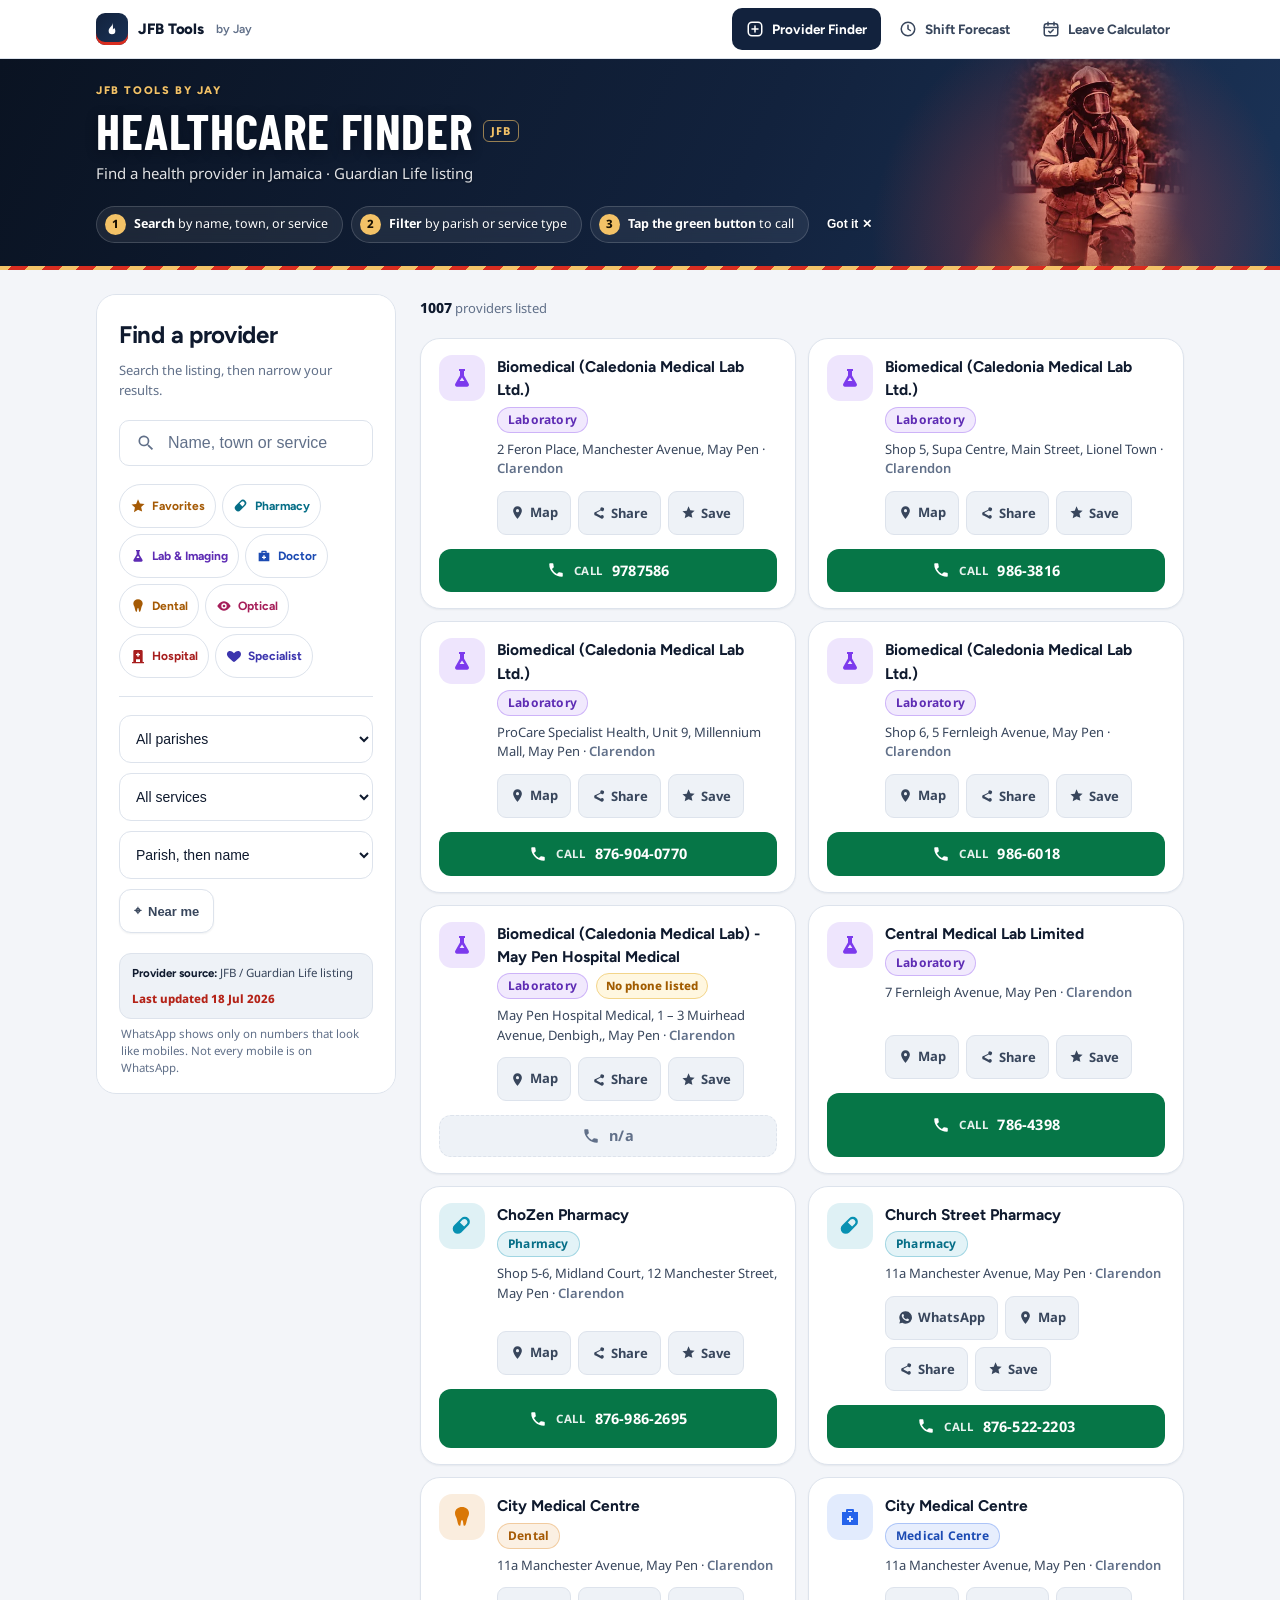
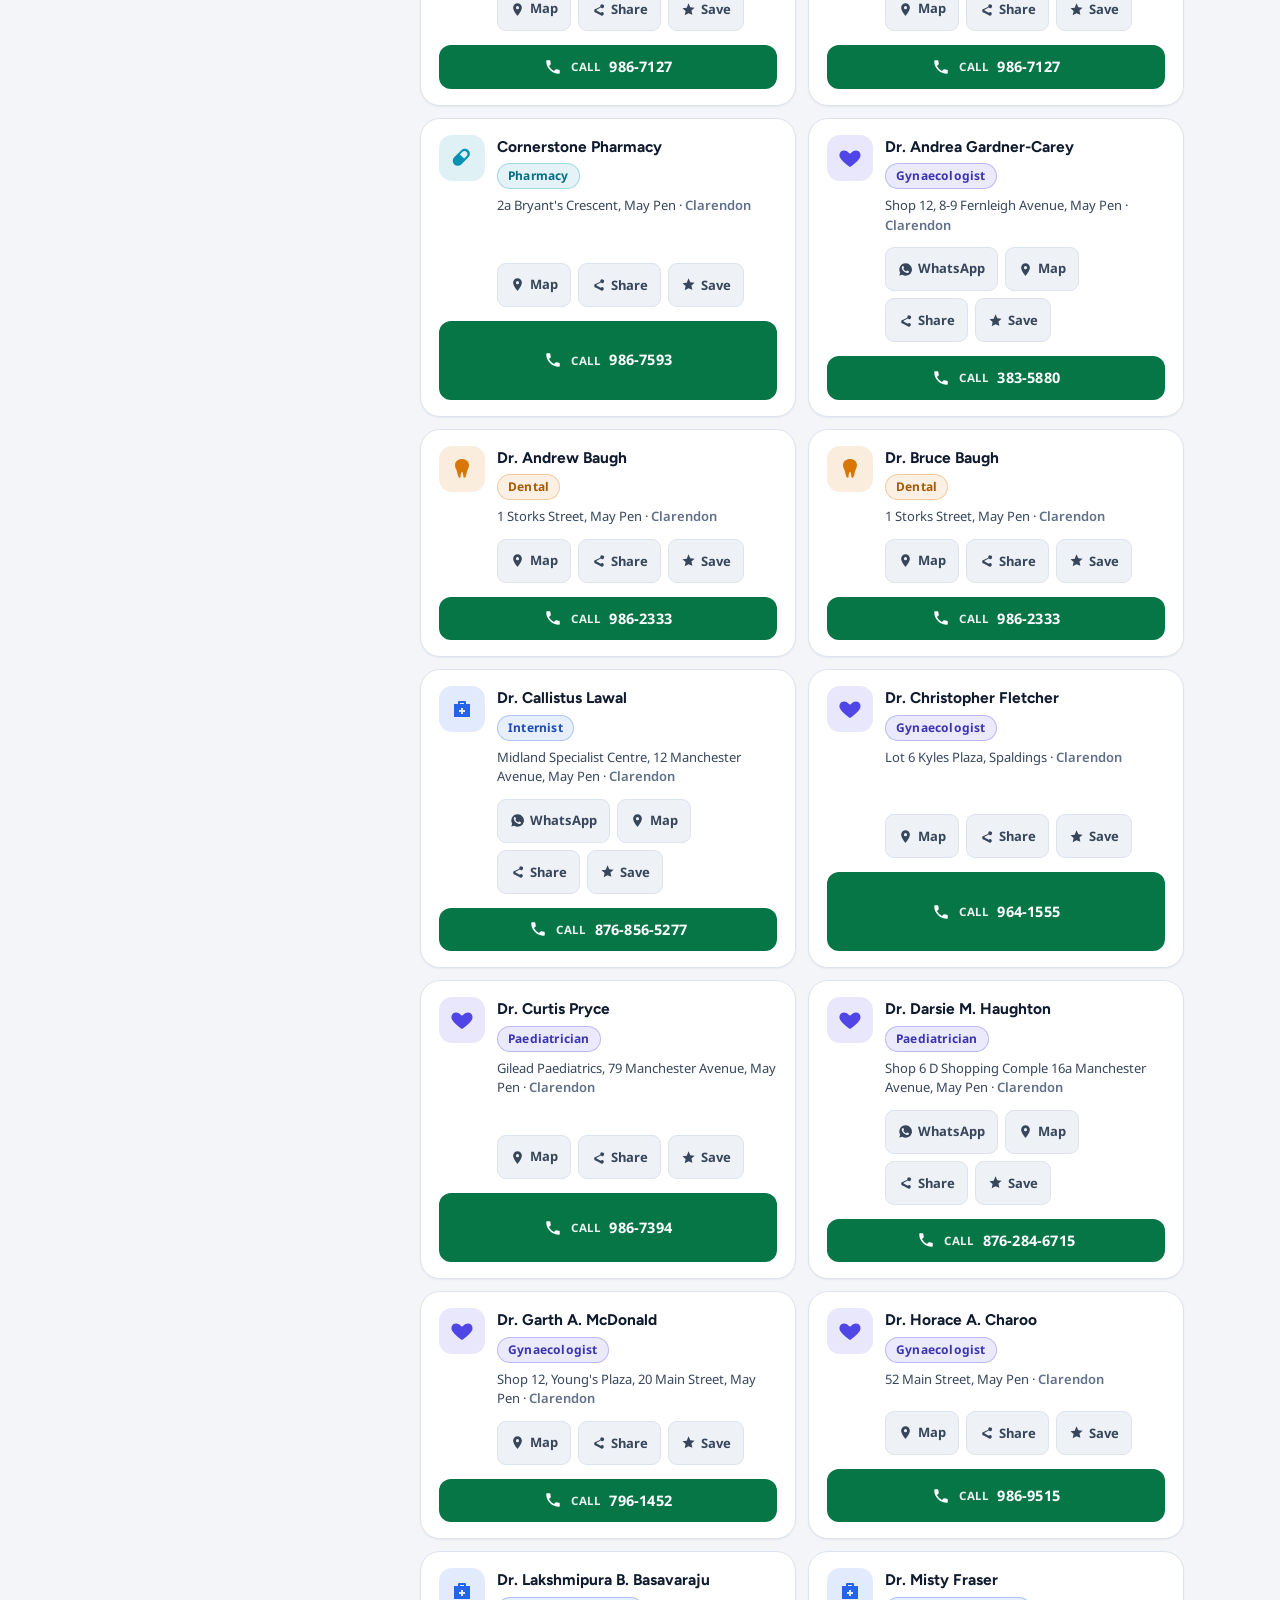
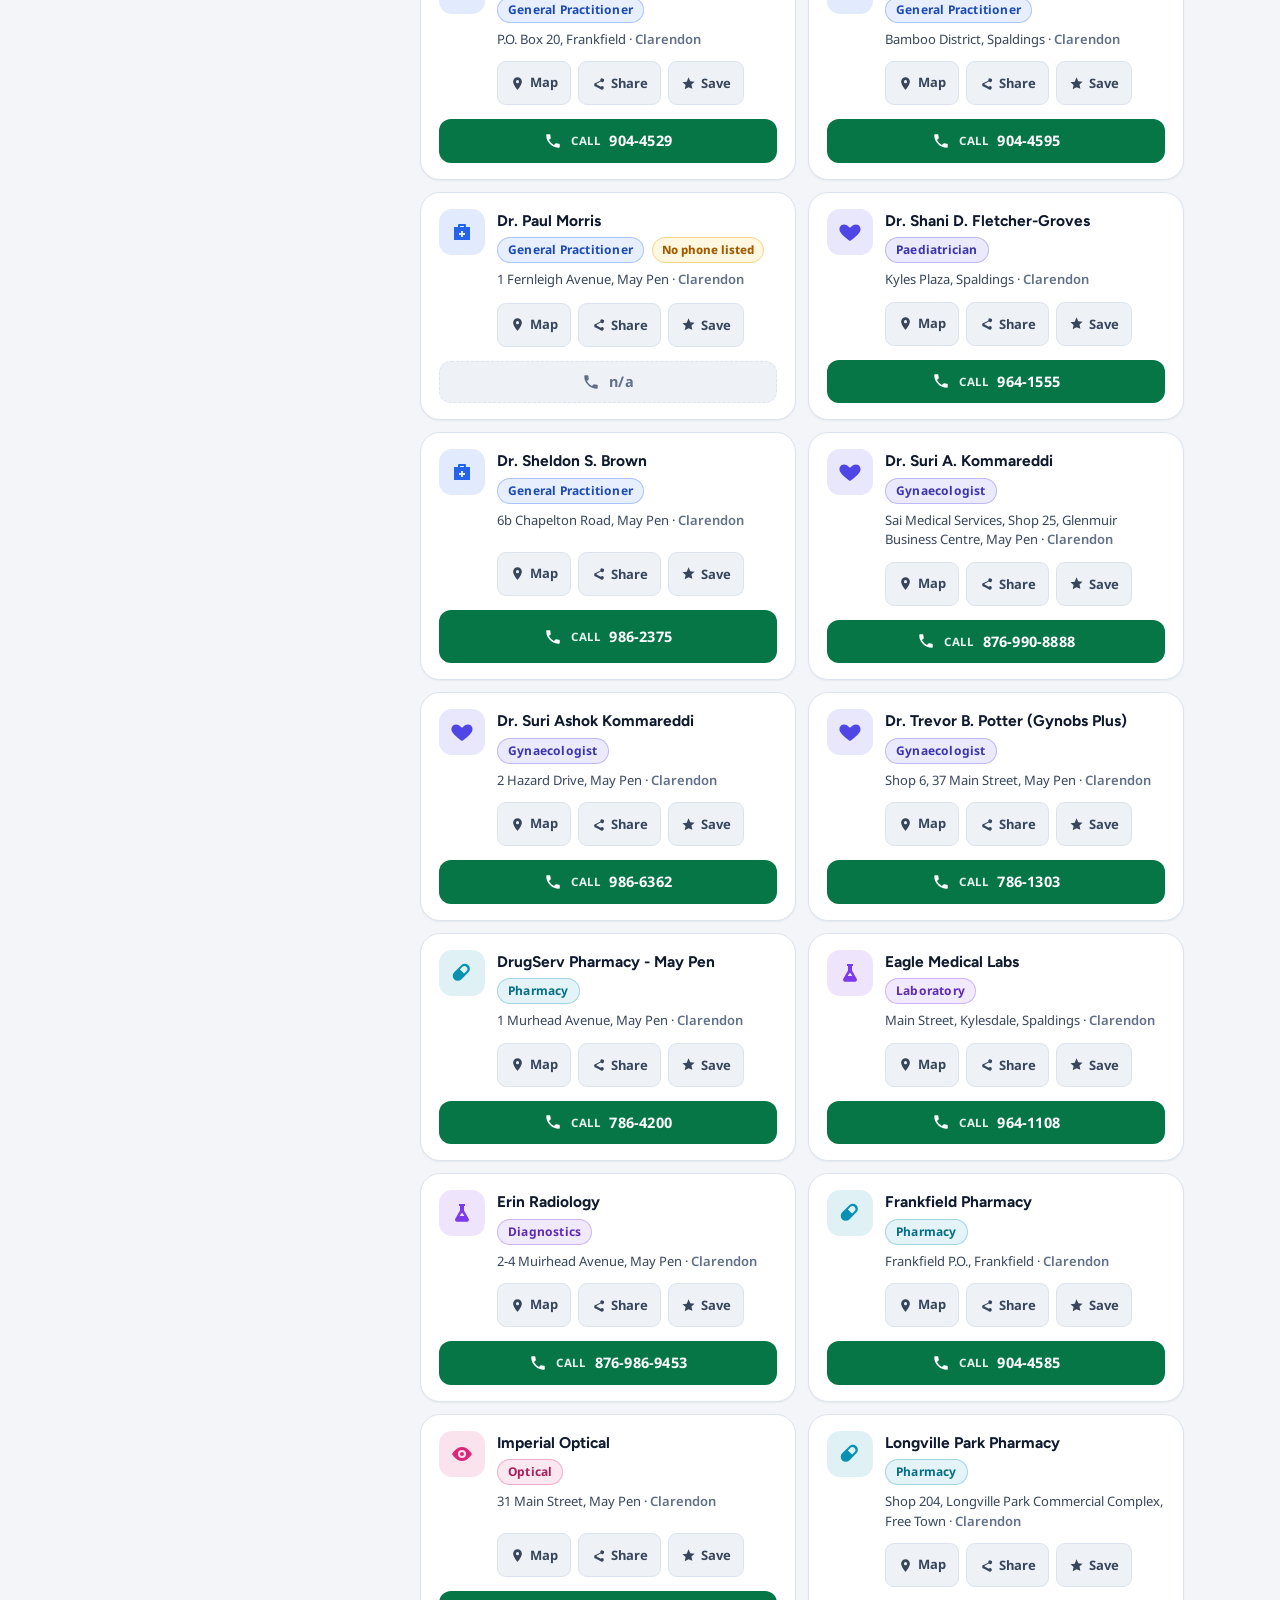
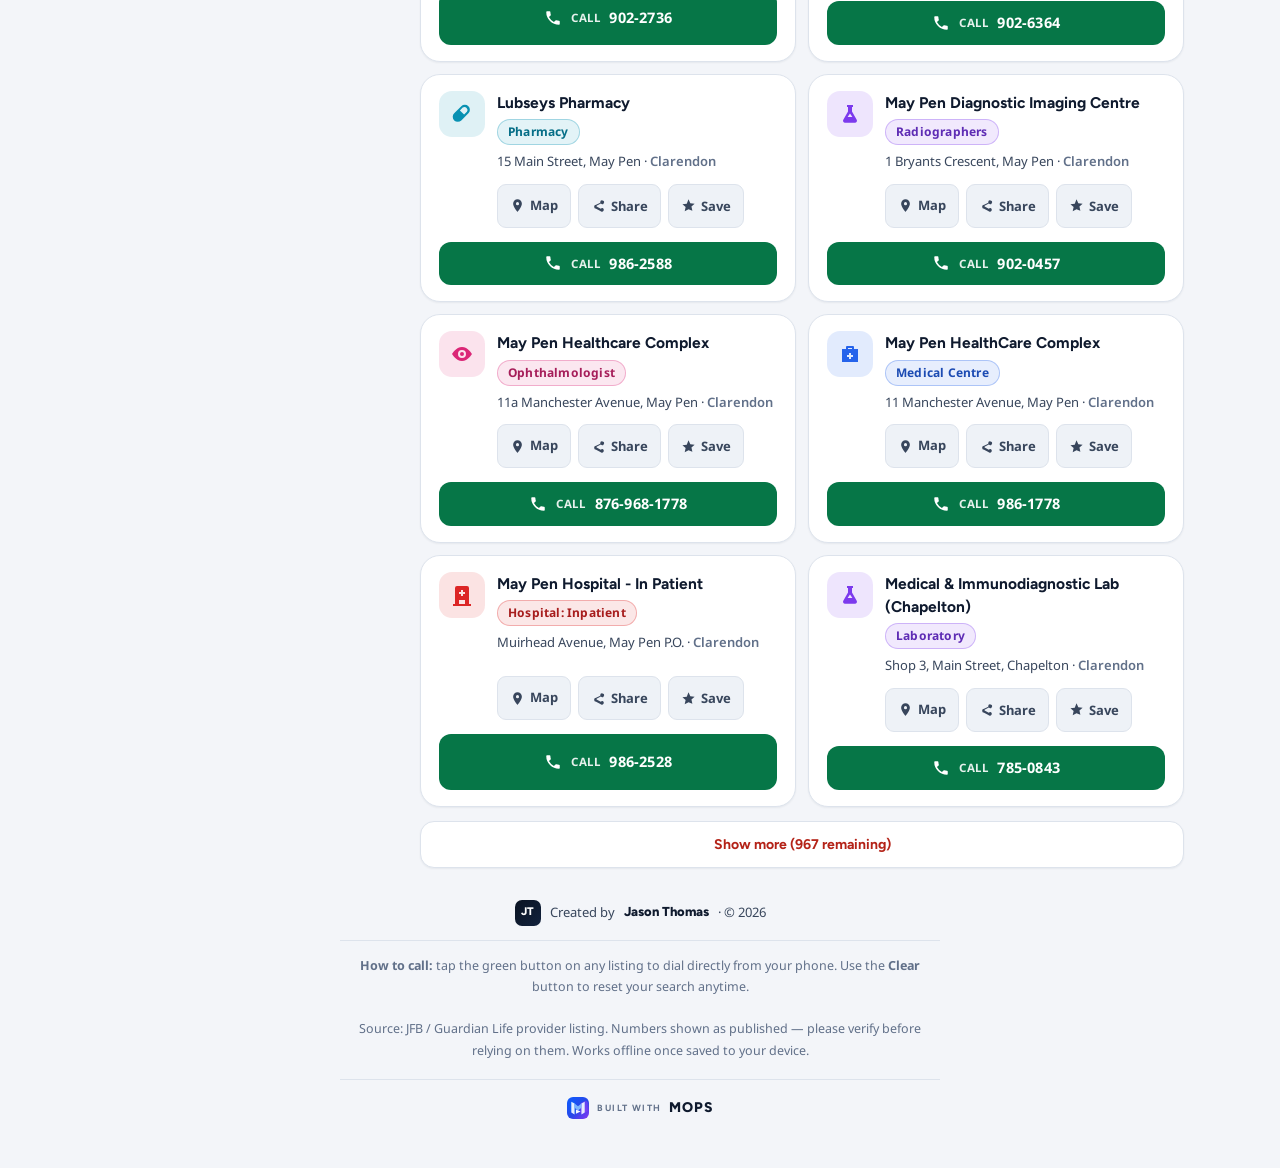
<file: index.html>
<!DOCTYPE html>
<html lang="en">
<head>
<meta charset="utf-8">
<meta name="viewport" content="width=device-width, initial-scale=1">
<meta name="theme-color" content="#0a1322">
<title>Jason's Healthcare Finder List (JFB)</title>
<link rel="manifest" href="manifest.json">
<link rel="apple-touch-icon" href="icon-192.png">
<link rel="icon" type="image/png" href="icon-192.png">
<link rel="preconnect" href="https://fonts.googleapis.com">
<link rel="preconnect" href="https://fonts.gstatic.com" crossorigin>
<link href="https://fonts.googleapis.com/css2?family=Barlow+Condensed:wght@600;700&family=Figtree:wght@500;600;700;800;900&family=Noto+Sans:wght@400;500;600;700&display=swap" rel="stylesheet">
<link rel="stylesheet" href="theme.css">
<style>
  /* Redesign v2 — hero gradient, category color system, card grid, sticky search
     Type: Figtree / Noto Sans · WCAG AA preserved */
  :root{ color-scheme:light dark;
    /* category colors */
    --cat-pharm:#0891b2; --cat-lab:#7c3aed; --cat-doc:#2563eb; --cat-spec:#4f46e5;
    --cat-dent:#d97706; --cat-opt:#db2777; --cat-hosp:#dc2626; --cat-def:#64748b;
    /* darkens chip text/fills for AA contrast on light bg; 0% in dark mode */
    --chip-mix:24%;
  }
  *{box-sizing:border-box;margin:0;padding:0}
  html{-webkit-text-size-adjust:100%;scroll-behavior:smooth}
  body{background:var(--bg);color:var(--ink);font-family:var(--font-body);line-height:1.5;padding-bottom:48px}
  a:focus-visible,button:focus-visible,select:focus-visible,input:focus-visible{
    outline:3px solid var(--ring);outline-offset:2px;border-radius:8px}
  @media (prefers-reduced-motion: reduce){
    *{animation-duration:.01ms !important;transition-duration:.01ms !important}
    html{scroll-behavior:auto}
  }
  .wrap{max-width:1080px;margin:0 auto}


  /* ---------- HERO ---------- */
  .hero{position:relative;overflow:hidden;color:#fff;
    background:linear-gradient(135deg,var(--hero1) 0%,var(--hero2) 55%,var(--hero3) 100%);
    padding:26px 16px 56px}
  .hero::before{content:"";position:absolute;inset:0;opacity:.5;pointer-events:none;
    background-image:url("data:image/svg+xml,%3Csvg xmlns='http://www.w3.org/2000/svg' width='56' height='56'%3E%3Cpath d='M26 14h4v8h8v4h-8v8h-4v-8h-8v-4h8z' fill='%23ffffff' fill-opacity='0.05'/%3E%3C/svg%3E")}
  .hero::after{content:"";position:absolute;right:-120px;top:-120px;width:340px;height:340px;
    border-radius:50%;background:radial-gradient(circle,rgba(255,255,255,.14),transparent 70%);pointer-events:none}
  .hero .inner{position:relative;z-index:1}
  .brand{display:flex;align-items:center;gap:14px}
  .brand-id{display:flex;align-items:center;gap:14px;min-width:0}
  .brandmark{flex:0 0 auto;width:52px;height:52px;border-radius:14px;
    background:rgba(255,255,255,.14);border:1px solid rgba(255,255,255,.28);
    backdrop-filter:blur(4px);color:#fff;font-family:var(--font-head);font-weight:900;
    font-size:19px;letter-spacing:.5px;display:flex;align-items:center;justify-content:center}
  .titlerow{display:flex;align-items:center;gap:10px;flex-wrap:wrap}
  h1{font-family:var(--font-head);font-weight:900;letter-spacing:-.3px;
    font-size:clamp(23px,4.5vw,34px);line-height:1.15}
  .badge{font-size:11px;font-weight:800;color:#fff;border:1.5px solid rgba(255,255,255,.55);
    border-radius:6px;padding:2px 7px;letter-spacing:.8px}
  .sub{margin-top:3px;font-size:clamp(13px,1.8vw,15px);color:rgba(255,255,255,.85)}
  .sub b{color:#fff;font-weight:700}
  .app-kicker{font-family:var(--font-head);font-size:11px;font-weight:800;letter-spacing:1.2px;
    text-transform:uppercase;color:rgba(255,255,255,.72);margin-bottom:4px}

  /* steps */
  .steps{display:flex;gap:8px;margin-top:18px;flex-wrap:wrap;align-items:center}
  .steps.hidden{display:none}
  .step{display:flex;align-items:center;gap:8px;background:rgba(255,255,255,.12);
    border:1px solid rgba(255,255,255,.22);border-radius:999px;padding:7px 14px 7px 8px;
    backdrop-filter:blur(4px)}
  .step .n{flex:0 0 auto;width:21px;height:21px;border-radius:50%;background:#fff;
    color:var(--hero2);font-size:11.5px;font-weight:800;display:flex;align-items:center;justify-content:center}
  .step .tx{font-size:12.5px;color:rgba(255,255,255,.92)}
  .step .tx b{color:#fff}
  .steps-dismiss{background:none;border:none;color:rgba(255,255,255,.75);font-size:12px;
    font-weight:700;cursor:pointer;padding:7px 10px;border-radius:999px}
  .steps-dismiss:hover{background:rgba(255,255,255,.12);color:#fff}

  /* ---------- STICKY SEARCH ---------- */
  .searchbar{position:sticky;top:54px;z-index:30;padding:0 16px;margin-top:-28px;
    transition:padding .2s}
  .searchbar .search{position:relative;max-width:1080px;margin:0 auto}
  .search input{width:100%;font-size:16px;padding:16px 16px 16px 48px;
    background:var(--card);border:1.5px solid var(--line);border-radius:16px;
    color:var(--ink);outline:none;box-shadow:var(--shadow-lg)}
  .search input::placeholder{color:var(--muted)}
  .search input:focus{border-color:var(--primary-text);box-shadow:0 0 0 3px rgba(var(--primary-rgb),.18),var(--shadow-lg)}
  .search svg{position:absolute;left:17px;top:50%;transform:translateY(-50%);width:20px;height:20px;fill:var(--muted)}
  .searchbar.stuck{background:var(--bg);padding-top:8px;padding-bottom:8px;
    box-shadow:0 10px 14px -12px rgba(var(--shadow-rgb),.35)}
  .searchbar.stuck .search input{box-shadow:var(--shadow)}
  @media (max-width:640px){
    .searchbar{position:relative;top:auto;z-index:1;margin-top:12px}
    .searchbar.stuck{background:transparent;padding-top:0;padding-bottom:0;box-shadow:none}
    .searchbar.stuck .search input{box-shadow:var(--shadow-lg)}
  }

  /* ---------- FILTERS ---------- */
  .controls{display:flex;gap:8px;margin:12px auto 0;padding:0 16px;flex-wrap:wrap;align-items:center;max-width:1112px}
  select{flex:1 1 auto;font-size:14px;padding:11px 12px;color:var(--ink);
    background:var(--card);border:1.5px solid var(--line);border-radius:12px;outline:none;
    min-width:130px;box-shadow:var(--shadow);cursor:pointer}
  select:focus{border-color:var(--primary-text)}
  .clear{flex:0 0 auto;font-size:13px;font-weight:700;padding:11px 14px;
    background:var(--card);color:var(--cat-hosp);border:1.5px solid var(--line);border-radius:12px;
    cursor:pointer;box-shadow:var(--shadow);display:none;align-items:center;gap:5px}
  .clear.on{display:inline-flex}
  .clear:hover{border-color:var(--cat-hosp);background:color-mix(in srgb,var(--cat-hosp) 8%,var(--card))}
  .near{flex:0 0 auto;font-size:13px;font-weight:800;padding:11px 14px;
    background:var(--card);color:var(--ink2);border:1.5px solid var(--line);
    border-radius:12px;cursor:pointer;box-shadow:var(--shadow);display:inline-flex;align-items:center;gap:7px}
  .near:hover{background:var(--primary-soft);border-color:var(--primary-text)}
  .near.on{background:var(--sel-bg);border-color:var(--sel-bg);color:var(--sel-fg)}
  .near.busy{opacity:.75;cursor:wait}
  .suite-strip{display:grid;grid-template-columns:repeat(3,1fr);gap:8px;max-width:1112px;margin:14px auto 0;padding:0 16px}
  .suite-tile{text-decoration:none;background:var(--card);border:1.5px solid var(--line);border-radius:12px;
    padding:12px 13px;box-shadow:var(--shadow);color:var(--ink2);transition:transform .12s,border-color .15s}
  .suite-tile:hover{transform:translateY(-1px);border-color:var(--primary-text)}
  .suite-tile.active{background:var(--card2);border-color:var(--ink2)}
  .suite-tile b{display:block;font-family:var(--font-head);font-size:13px;color:var(--ink);margin-bottom:2px}
  .suite-tile span{display:block;font-size:12.5px;color:var(--muted);line-height:1.35}
  .sourcebar{max-width:1112px;margin:12px auto 0;padding:0 16px}
  .sourcebar-inner{display:flex;gap:8px;align-items:center;justify-content:space-between;flex-wrap:wrap;
    background:var(--card2);border:1px solid var(--line);border-radius:12px;padding:10px 12px;
    color:var(--ink2);font-size:12.5px}
  .sourcebar b{font-family:var(--font-head);color:var(--ink)}
  .sourcebar .wa-note{font-size:12.5px;color:var(--muted);margin:6px 2px 0}
  .sourcebar .stamp{font-weight:800;color:var(--primary-text)}
  @media (max-width:640px){.suite-strip{grid-template-columns:1fr}.suite-tile span{display:none}}

  /* ---------- RESULTS BAR ---------- */
  .resultsbar{display:flex;align-items:center;gap:8px;flex-wrap:wrap;
    padding:16px 16px 4px;max-width:1112px;margin:0 auto;font-size:13px;color:var(--muted)}
  .resultsbar b{color:var(--ink);font-weight:800;font-size:14px}
  .fchip{display:inline-flex;align-items:center;gap:6px;font-size:12px;font-weight:700;
    color:var(--ink);background:var(--card2);border:1px solid var(--line);
    border-radius:999px;padding:4px 6px 4px 11px;cursor:pointer;font-family:var(--font-body)}
  .fchip .x{width:16px;height:16px;border-radius:50%;background:rgba(var(--shadow-rgb),.12);
    display:inline-flex;align-items:center;justify-content:center;font-size:11px;line-height:1}
  .fchip:hover .x{background:rgba(var(--shadow-rgb),.25)}

  /* ---------- CATEGORY QUICK-CHIPS ---------- */
  .catbar{display:flex;gap:8px;overflow-x:auto;padding:12px 16px 2px;max-width:1112px;margin:0 auto;
    -webkit-overflow-scrolling:touch;scrollbar-width:none}
  .catbar::-webkit-scrollbar{display:none}
  .catchip{flex:0 0 auto;display:inline-flex;align-items:center;gap:6px;font-family:var(--font-head);
    font-size:13px;font-weight:700;color:color-mix(in srgb,#000 var(--chip-mix),var(--cc,var(--muted)));cursor:pointer;
    background:var(--card);border:1.5px solid var(--line);border-radius:999px;padding:8px 14px;
    white-space:nowrap;transition:border-color .15s,background .15s,transform .12s}
  .catchip:hover{transform:translateY(-1px)}
  .catchip svg{width:16px;height:16px;fill:color-mix(in srgb,#000 var(--chip-mix),var(--cc,var(--muted)))}
  .catchip.on{color:#fff;background:color-mix(in srgb,#000 var(--chip-mix),var(--cc,var(--primary)));border-color:color-mix(in srgb,#000 var(--chip-mix),var(--cc,var(--primary)))}
  .catchip.on svg{fill:#fff}

  /* ---------- CARD GRID ---------- */
  main{padding:8px 16px 0;max-width:1112px;margin:0 auto;
    display:grid;grid-template-columns:1fr;gap:10px}
  @media(min-width:900px){main{grid-template-columns:1fr 1fr;gap:12px}}
  .card{background:var(--card);border:1px solid var(--line);border-radius:16px;
    padding:14px;display:flex;gap:12px;align-items:center;box-shadow:var(--shadow);
    transition:transform .15s ease,box-shadow .15s ease}
  .card:hover{border-color:color-mix(in srgb,var(--cat,var(--cat-def)) 45%,var(--line));box-shadow:var(--shadow-lg)}
  .card.in{animation:rise .35s ease both}
  @keyframes rise{from{opacity:0;transform:translateY(10px)}to{opacity:1;transform:none}}
  .avatar{flex:0 0 auto;width:46px;height:46px;border-radius:13px;align-self:flex-start;
    background:color-mix(in srgb,var(--cat,var(--cat-def)) 13%,transparent);
    display:flex;align-items:center;justify-content:center}
  .avatar svg{width:24px;height:24px;fill:var(--cat,var(--cat-def))}
  .card .body{flex:1;min-width:0}
  .name{font-family:var(--font-head);font-size:15.5px;font-weight:700;margin-bottom:5px;color:var(--ink)}
  .typerow{display:flex;align-items:center;gap:8px;margin-bottom:7px;flex-wrap:wrap}
  .chip{font-size:12px;font-weight:700;letter-spacing:.2px;
    color:color-mix(in srgb,#000 var(--chip-mix),var(--cat,var(--cat-def)));
    background:color-mix(in srgb,var(--cat,var(--cat-def)) 11%,transparent);
    border:1px solid color-mix(in srgb,var(--cat,var(--cat-def)) 30%,transparent);
    border-radius:20px;padding:3px 10px;white-space:nowrap}
  .badge-soft{font-size:11.5px;font-weight:800;color:var(--muted);
    background:var(--card2);border:1px solid var(--line);border-radius:999px;padding:3px 9px;white-space:nowrap}
  .badge-soft.warn{color:#a15c00;background:#fff7e0;border-color:#f3d58a}
  .distance{font-size:12px;color:var(--primary-text);font-weight:800;margin-top:5px}
  .addr{font-size:13px;color:var(--ink2);line-height:1.5}
  .parish{color:var(--muted);font-weight:600}
  .note{font-size:12px;color:var(--muted);font-style:italic;margin-top:5px}
  .call{flex:0 0 auto;display:flex;flex-direction:column;align-items:center;justify-content:center;
    text-decoration:none;min-width:78px;padding:11px 10px;border-radius:14px;
    background:var(--green);color:#fff;font-weight:700;
    box-shadow:none;transition:transform .12s ease,box-shadow .12s ease}
  .call:hover{background:var(--green-dark)}
  .call:active{transform:scale(.96)}
  .call svg{width:20px;height:20px;fill:#fff;margin-bottom:4px}
  .call .lbl{font-size:11.5px;text-transform:uppercase;letter-spacing:.6px;opacity:.9;margin-bottom:1px}
  .call .num{font-size:13px;letter-spacing:.2px}
  .call.dead{background:var(--card2);color:var(--muted);pointer-events:none;
    border:1px dashed var(--line);box-shadow:none}
  .call.dead svg{fill:var(--muted)}

  /* ---------- CARD ACTION ROW ---------- */
  .card{align-items:stretch}
  .card .body{display:flex;flex-direction:column}
  .actions{display:flex;gap:7px;margin-top:auto;padding-top:10px;flex-wrap:wrap}
  .act{display:inline-flex;align-items:center;gap:5px;font-family:var(--font-body);font-size:13px;
    font-weight:700;color:var(--ink2);text-decoration:none;cursor:pointer;
    background:var(--card2);border:1px solid var(--line);border-radius:9px;padding:10px 12px;
    transition:transform .12s ease,border-color .15s,background .15s,color .15s}
  .act:hover{transform:translateY(-1px);border-color:var(--primary-text);color:var(--primary-text)}
  .act svg{width:15px;height:15px;fill:currentColor}
  .act.wa:hover{border-color:#25d366;color:#128c3e}
  .act.fav.on{background:#fff7e0;border-color:var(--cat-dent);color:var(--cat-dent)}
  .act.fav.on svg{fill:var(--cat-dent)}
  @media (prefers-color-scheme: dark){ .act.fav.on{background:rgba(251,191,36,.14)} }

  /* On narrow screens the call button becomes a full-width bar under the card
     instead of a full-height side column */
  @media (max-width:640px){
    .card{flex-wrap:wrap}
    .call{flex:1 1 100%;flex-direction:row;gap:9px;min-width:0;padding:12px 14px;margin-top:2px}
    .call svg{margin-bottom:0}
    .call .lbl{margin-bottom:0}
    .call .num{font-size:14.5px}
    .call.dead{padding:9px 14px}
  }

  .empty{grid-column:1/-1;text-align:center;color:var(--muted);padding:48px 20px;font-size:14px}
  .empty svg{width:54px;height:54px;fill:none;stroke:var(--muted);stroke-width:1.6;
    opacity:.6;margin-bottom:12px}
  .empty b{color:var(--ink);display:block;margin-bottom:6px;font-size:16px;font-family:var(--font-head)}
  .empty button{margin-top:14px;font-size:13.5px;font-weight:700;color:var(--ink2);
    background:var(--card2);border:1.5px solid var(--line);border-radius:10px;
    padding:9px 18px;cursor:pointer}
  mark{background:#fde68a;color:#7c4a03;border-radius:3px;padding:0 2px;font-weight:700}
  .more{grid-column:1/-1;display:block;width:100%;padding:14px;margin:2px 0;text-align:center;
    background:var(--card);color:var(--primary-text);border:1.5px solid var(--line);border-radius:14px;
    font-size:14px;font-weight:700;font-family:var(--font-head);cursor:pointer;box-shadow:var(--shadow);
    transition:background .15s,border-color .15s}
  .more:hover{border-color:var(--primary-text);background:var(--primary-soft)}

  /* ---------- BACK TO TOP ---------- */
  .totop{position:fixed;right:16px;bottom:18px;z-index:35;width:46px;height:46px;border-radius:50%;
    background:var(--primary-dark);color:#fff;border:none;cursor:pointer;box-shadow:var(--shadow-lg);
    display:flex;align-items:center;justify-content:center;opacity:0;pointer-events:none;
    transform:translateY(8px);transition:opacity .2s,transform .2s}
  .totop.on{opacity:1;pointer-events:auto;transform:none}
  .totop svg{width:20px;height:20px;fill:#fff}

  /* ---------- FOOTER ---------- */
  footer{padding:30px 16px 0;color:var(--muted);font-size:12.5px;text-align:center;line-height:1.7}
  footer .wrap{max-width:600px}
  footer .credit{display:flex;align-items:center;justify-content:center;gap:9px;
    font-size:13px;color:var(--ink2);margin-bottom:14px;padding-bottom:14px;border-bottom:1px solid var(--line)}
  footer .credit .cm{width:26px;height:26px;border-radius:7px;background:linear-gradient(135deg,var(--hero1),var(--hero2));
    color:#fff;font-family:var(--font-head);font-weight:800;font-size:11px;letter-spacing:.3px;
    display:inline-flex;align-items:center;justify-content:center}
  footer .credit b{font-family:var(--font-head);color:var(--ink);font-weight:800}
  footer .mops{display:flex;align-items:center;justify-content:center;gap:8px;
    margin-top:18px;padding-top:16px;border-top:1px solid var(--line)}
  footer .mops .mops-m{width:22px;height:22px;flex:0 0 auto;border-radius:6px}
  footer .mops .mops-tag{font-family:var(--font-head);font-size:9px;font-weight:700;
    letter-spacing:1.4px;color:var(--muted)}
  footer .mops .mops-wm{font-family:var(--font-head);font-size:14px;font-weight:800;
    letter-spacing:.8px;color:var(--ink)}

  /* ---------- DARK MODE ---------- */
  @media (prefers-color-scheme: dark){
    :root{
      --cat-pharm:#38bdf8; --cat-lab:#a78bfa; --cat-doc:#60a5fa; --cat-spec:#818cf8;
      --cat-dent:#fbbf24; --cat-opt:#f472b6; --cat-hosp:#f87171; --cat-def:#94a3b8;
      --chip-mix:0%;
    }
    .badge-soft.warn{color:#fbbf24;background:rgba(251,191,36,.14);border-color:rgba(251,191,36,.35)}
    mark{background:#7c4a03;color:#fde68a}
  }

  :root{--nav-max:1120px}
  .wrap{max-width:1088px}
  .hero{padding:24px 16px}
  .brandmark{display:none}
  .suite-strip{display:none}
  .finder-workspace{max-width:1120px;margin:24px auto 0;padding:0 16px;display:grid;grid-template-columns:300px minmax(0,1fr);gap:24px;align-items:start}
  .finder-filters{position:sticky;top:84px;max-height:calc(100dvh - 100px);overflow-y:auto;background:var(--card);border:1px solid var(--line);border-radius:20px;padding:22px;min-width:0}
  .panel-title{font-family:var(--font-head);font-size:24px;letter-spacing:-.3px}
  .panel-description{font-size:13px;color:var(--muted);margin:8px 0 20px}
  .finder-filters .searchbar{position:static;margin:0;padding:0;background:none;box-shadow:none}
  .finder-filters .search input{box-shadow:none;border-radius:10px;padding-top:13px;padding-bottom:13px}
  .finder-filters .catbar{flex-wrap:wrap;overflow:visible;padding:18px 0;margin:0;gap:6px}
  .finder-filters .catchip{padding:7px 10px;font-size:12px}
  .finder-filters .controls{padding:18px 0 0;margin:0;border-top:1px solid var(--line);gap:10px}
  .finder-filters select{width:100%;min-height:48px;box-shadow:none}
  .finder-filters .sourcebar{padding:0;margin:20px 0 0}
  .sourcebar-inner{font-size:11.5px}
  .sourcebar .wa-note{font-size:11.5px}
  .finder-results{min-width:0}
  .finder-results .resultsbar{padding:0 0 16px;min-height:44px}
  .finder-results main{padding:0;grid-template-columns:1fr;margin:0;gap:14px}
  .card{border-radius:20px;padding:20px}
  @media(min-width:1100px){.finder-results main{grid-template-columns:1fr 1fr}.finder-results .card{flex-wrap:wrap}}
  @media(max-width:760px){
    .finder-workspace{grid-template-columns:1fr;gap:20px;margin-top:18px}
    .finder-filters{position:static;padding:20px;max-height:none;overflow:visible}
    .finder-filters .catbar{flex-wrap:nowrap;overflow-x:auto}
    .finder-filters .controls select{width:auto;min-width:100px}
    .hero{padding:18px 16px}
    .card{padding:16px}
  }

  /* ---- v3 upgrade ---- */
  /* Call button: a full-width bar under every card (phones and desktop), so the
     card stays compact and Map / Share / Save sit on one line */
  .card{flex-wrap:wrap;padding:16px 18px}
  .call{flex:1 1 100%;flex-direction:row;gap:9px;min-width:0;padding:11px 14px;margin-top:2px;border-radius:12px}
  .call svg{margin-bottom:0;width:18px;height:18px}
  .call .lbl{margin-bottom:0}
  .call .num{font-size:14.5px}
  .call.dead{padding:9px 14px}
  .actions{padding-top:12px}
  .finder-results main{gap:12px}

  /* Specialty row under the Specialist chip */
  .subbar{display:flex;flex-wrap:wrap;gap:6px;padding:0 0 14px}
  .subbar[hidden]{display:none}
  .subchip{min-height:36px;font-family:var(--font-head);font-size:12px;font-weight:700;color:var(--ink2);background:var(--card2);
    border:1.5px solid var(--line);border-radius:999px;padding:6px 11px;cursor:pointer}
  .subchip.on{background:var(--cat-spec);border-color:var(--cat-spec);color:#fff}
  @media(max-width:760px){.subbar{flex-wrap:nowrap;overflow-x:auto;padding:10px 0 2px;scrollbar-width:none}.subchip{flex:0 0 auto}}

  /* Filters & sort: always open on desktop, a toggle on phones */
  .filter-toggle{display:none}
  @media(max-width:760px){
    .finder-filters .panel-title,.finder-filters .panel-description{display:none}
    .finder-filters{padding:14px}
    .finder-filters .catbar{padding:12px 0 2px}
    .filter-toggle{display:flex;align-items:center;gap:8px;width:100%;min-height:44px;margin-top:10px;padding:10px 14px;
      font-family:var(--font-head);font-size:14px;font-weight:800;color:var(--ink2);background:var(--card2);
      border:1.5px solid var(--line);border-radius:12px;cursor:pointer}
    .filter-toggle svg{width:18px;height:18px;fill:currentColor}
    .filter-toggle::after{content:"";margin-left:auto;width:8px;height:8px;border-right:2px solid currentColor;border-bottom:2px solid currentColor;
      transform:rotate(45deg) translateY(-2px);transition:transform .15s}
    .filter-toggle[aria-expanded="true"]::after{transform:rotate(-135deg) translateY(-2px)}
    .fcount{font-size:11.5px;font-weight:800;color:#fff;background:var(--primary-text);border-radius:999px;padding:1px 8px}
    .fcount:empty{display:none}
    .filter-more{display:none}
    .filter-more.open{display:block}
    .finder-filters .controls{border-top:none;padding-top:12px}
    .finder-filters .controls select{flex:1 1 140px}
    .finder-workspace{gap:14px}
  }
</style>
</head>
<body>
<nav class="nav" aria-label="JFB tools">
  <div class="nav-inner">
    <a class="nav-brand" href="./" aria-label="JFB Tools home"><span class="mark" aria-hidden="true"><svg viewBox="0 0 24 24"><path d="M12.6 2.2c.5 3.3-1.3 5-2.9 6.9C8.2 10.9 7 12.6 7 15a5 5 0 0 0 10 0c0-1.9-.8-3.400-1.8-4.700-.3 1.2-.9 2-1.9 2.6.6-3.500-.2-7.3-.7-10.700z"/></svg></span>JFB Tools <small>by Jay</small></a>
    <a href="./" class="active" aria-current="page"><svg viewBox="0 0 24 24" aria-hidden="true"><rect x="3" y="3" width="18" height="18" rx="5"/><path d="M12 8v8M8 12h8"/></svg><span class="lg">Provider Finder</span><span class="sm">Providers</span></a>
    <a href="watch/"><svg viewBox="0 0 24 24" aria-hidden="true"><circle cx="12" cy="12" r="9"/><path d="M12 7v5l3 2"/></svg><span class="lg">Shift Forecast</span><span class="sm">Shifts</span></a>
    <a href="leave/"><svg viewBox="0 0 24 24" aria-hidden="true"><rect x="3" y="5" width="18" height="16" rx="3"/><path d="M8 3v4M16 3v4M3 10h18M9 15l2 2 4-4"/></svg><span class="lg">Leave Calculator</span><span class="sm">Leave</span></a>
  </div>
</nav>

<header class="hero">
 <div class="inner wrap">
  <div class="brand">
    <div class="brand-id">
      <div class="brandmark" aria-hidden="true">JT</div>
      <div>
        <div class="app-kicker">JFB Tools by Jay</div>
        <div class="titlerow"><h1>Healthcare Finder</h1><span class="badge">JFB</span></div>
        <div class="sub">Find a health provider in Jamaica · Guardian Life listing</div>
      </div>
    </div>
  </div>
  <div class="steps" id="steps">
    <div class="step"><span class="n">1</span><span class="tx"><b>Search</b> by name, town, or service</span></div>
    <div class="step"><span class="n">2</span><span class="tx"><b>Filter</b> by parish or service type</span></div>
    <div class="step"><span class="n">3</span><span class="tx"><b>Tap the green button</b> to call</span></div>
    <button class="steps-dismiss" id="stepsHide" type="button" aria-label="Hide instructions">Got it ✕</button>
  </div>
 </div>
</header>

<div class="suite-strip" aria-label="JFB tools">
  <a class="suite-tile active" href="./"><b>Find Provider</b><span>Search, filter, call, map, and save providers.</span></a>
  <a class="suite-tile" href="watch/"><b>Check Shift</b><span>See current duty, next shift, and calendar export.</span></a>
  <a class="suite-tile" href="leave/"><b>Calculate Leave</b><span>Get return dates with public holidays excluded.</span></a>
</div>

<div class="finder-workspace">
<aside class="finder-filters" aria-label="Find a provider">
<h2 class="panel-title">Find a provider</h2>
<p class="panel-description">Search the listing, then narrow your results.</p>
<div class="searchbar" id="searchbar">
  <div class="search">
    <svg viewBox="0 0 24 24" aria-hidden="true"><path d="M15.5 14h-.79l-.28-.27a6.5 6.5 0 1 0-.7.7l.27.28v.79l5 4.99L20.49 19zm-6 0A4.5 4.5 0 1 1 14 9.5 4.5 4.5 0 0 1 9.5 14z"/></svg>
    <input id="q" type="search" inputmode="search" autocomplete="off"
      placeholder="Name, town or service" aria-label="Search providers">
  </div>
</div>

<div class="catbar" id="catbar" role="group" aria-label="Quick category filters"></div>

<button class="filter-toggle" id="filterToggle" type="button" aria-expanded="false" aria-controls="filterMore">
<svg viewBox="0 0 24 24" aria-hidden="true"><path d="M3 5h18v2H3V5zm4 6h10v2H7v-2zm3 6h4v2h-4v-2z"/></svg>
<span>Filters &amp; sort</span><span class="fcount" id="filterCount"></span>
</button>
<div class="filter-more" id="filterMore">
<div class="controls">
  <select id="parish" aria-label="Filter by parish"></select>
  <select id="type" aria-label="Filter by provider type"></select>
  <select id="sort" aria-label="Sort results">
    <option value="default">Parish, then name</option>
    <option value="relevance">Best match</option>
    <option value="az">Name: A to Z</option>
    <option value="distance">Nearest first</option>
  </select>
  <button id="near" class="near" type="button" aria-pressed="false" aria-label="Use your location to sort providers nearby">
    <span aria-hidden="true">⌖</span> Near me
  </button>
  <button id="clear" class="clear" type="button" aria-label="Clear search and filters">&times; Clear</button>
</div>

<div class="sourcebar">
  <div class="sourcebar-inner">
    <span><b>Provider source:</b> JFB / Guardian Life listing</span>
    <span class="stamp">Last updated 18 Jul 2026</span>
  </div>
  <div class="wa-note">WhatsApp shows only on numbers that look like mobiles. Not every mobile is on WhatsApp.</div>
</div>
</div>

</aside>
<div class="finder-results">
<div class="resultsbar" id="count" role="status" aria-live="polite"></div>
<main id="list"></main>
</div>
</div>

<button class="totop" id="totop" type="button" aria-label="Back to top">
  <svg viewBox="0 0 24 24"><path d="M12 5l7 7-1.4 1.4L13 8.8V20h-2V8.8l-4.6 4.6L5 12z"/></svg>
</button>

<footer>
 <div class="wrap">
  <div class="credit"><span class="cm" aria-hidden="true">JT</span> Created by <b>Jason Thomas</b> &middot; &copy; 2026</div>
  <b>How to call:</b> tap the green button on any listing to dial directly from your phone.
  Use the <b>Clear</b> button to reset your search anytime.<br><br>
  Source: JFB / Guardian Life provider listing. Numbers shown as published — please verify before relying on them.
  Works offline once saved to your device.
  <div class="mops" role="img" aria-label="Built with MOPS — Media Operations System">
    <svg class="mops-m" viewBox="0 0 128 128" aria-hidden="true">
      <defs><linearGradient id="mopsGrad" x1="0" y1="0" x2="1" y2="1">
        <stop offset="0" stop-color="#0b5cff"/><stop offset=".54" stop-color="#2847e8"/><stop offset="1" stop-color="#8a35f4"/>
      </linearGradient></defs>
      <rect width="128" height="128" rx="24" fill="url(#mopsGrad)"/>
      <path d="M15 34 33 23l17 13v60L15 80Z" fill="#006cff" opacity=".42"/>
      <path d="M78 36 111 20l9 10v51L88 100 78 88Z" fill="#b640ff" opacity=".38"/>
      <path d="M25 28 44 38v64L25 90Z" fill="#eff7ff" opacity=".95"/>
      <path d="M84 38 103 28v62l-19 12Z" fill="#eff7ff" opacity=".94"/>
      <path d="M44 38 64 54l20-16v25L64 78 44 63Z" fill="#80bcff" opacity=".94"/>
      <path d="M52 73v24l27-12Z" fill="#fff" opacity=".95"/>
    </svg>
    <span class="mops-tag">BUILT WITH</span><span class="mops-wm">MOPS</span>
  </div>
 </div>
</footer>

<script src="data.js?v=7"></script>
<script src="towns.js"></script>
<script>
const PHONE_ICON = '<svg viewBox="0 0 24 24"><path d="M6.6 10.8a15.1 15.1 0 0 0 6.6 6.6l2.2-2.2c.3-.3.7-.4 1-.2 1.1.4 2.3.6 3.6.6.6 0 1 .4 1 1V20c0 .6-.4 1-1 1A17 17 0 0 1 3 4c0-.6.5-1 1-1h3.5c.6 0 1 .4 1 1 0 1.2.2 2.4.6 3.6.1.4 0 .8-.3 1z"/></svg>';
const WA_ICON = '<svg viewBox="0 0 24 24"><path d="M12 2a10 10 0 0 0-8.6 15l-1.3 4.7 4.8-1.3A10 10 0 1 0 12 2zm5.8 14.1c-.2.7-1.4 1.3-2 1.4-.5.1-1.2.1-1.9-.1-.4-.1-1-.3-1.7-.6-3-1.3-4.9-4.3-5-4.5-.2-.2-1.2-1.6-1.2-3s.7-2.1 1-2.4c.2-.3.5-.4.7-.4h.5c.2 0 .4 0 .6.5l.8 2c.1.2.1.4 0 .5l-.4.6-.3.3c-.2.2-.3.4-.2.7.2.3.8 1.3 1.7 2.1 1.2 1 2.1 1.4 2.4 1.5.2.1.4.1.6-.1l.7-.9c.2-.3.4-.2.7-.1l2 .9c.2.1.4.2.5.3.1.2.1.7-.1 1.3z"/></svg>';
const MAP_ICON = '<svg viewBox="0 0 24 24"><path d="M12 2a7 7 0 0 0-7 7c0 5 7 13 7 13s7-8 7-13a7 7 0 0 0-7-7zm0 9.5A2.5 2.5 0 1 1 12 6.5a2.5 2.5 0 0 1 0 5z"/></svg>';
const SHARE_ICON = '<svg viewBox="0 0 24 24"><path d="M18 16a3 3 0 0 0-2.3 1.1l-6.8-3.5a3 3 0 0 0 0-1.2l6.8-3.5a3 3 0 1 0-.9-2.1c0 .2 0 .4.1.6L8.1 10.9a3 3 0 1 0 0 6.2l6.9 3.6a3 3 0 1 0 3-4.7z"/></svg>';
const STAR_ICON = '<svg viewBox="0 0 24 24"><path d="M12 2l2.9 6.3 6.9.7-5.1 4.6 1.5 6.8L12 17.8 5.9 21.2l1.5-6.8L2.3 9.8l6.9-.7z"/></svg>';

/* Favorites (persisted by name|dial) */
DATA.forEach((d,i)=>{ d._id=i; });
function favId(d){ return d.n+'|'+(d.dial||''); }

/* data cleanup: placeholder/fake phone numbers (e.g. 999-9999) */
function isFakeDial(d){
  const digits=(d.dial||'').replace(/\D/g,'');
  if(/9{7}$/.test(digits)) return true;
  if(/\b999-?\s?9999\b/.test(d.ph||'')) return true;
  return false;
}
function phoneStatus(d){
  if(isFakeDial(d)) return 'Phone needs review';
  if(!(d.dial||'').replace(/\D/g,'')) return 'No phone listed';
  return '';
}
/* data cleanup: internal editorial notes that should not reach users */
function publicNote(no){
  if(!no) return '';
  if(/added by association|not indicated|different address on jfb|on jfb listing|proceed to add/i.test(no)) return '';
  return no;
}
let FAVS=new Set();
try{ FAVS=new Set(JSON.parse(localStorage.getItem('jfb-favs')||'[]')); }catch(e){}
function saveFavs(){ try{ localStorage.setItem('jfb-favs',JSON.stringify([...FAVS])); }catch(e){} }

/* Quick-chip categories (family key -> label). Match catOf() families. */
const CAT_LABELS={ pharm:'Pharmacy', lab:'Lab & Imaging', doc:'Doctor', dent:'Dental', opt:'Optical', hosp:'Hospital', spec:'Specialist' };

/* Category system: color + icon per service family */
const CAT_ICONS = {
  pharm:'<path d="M4.2 11.3l7.1-7.1a5 5 0 0 1 7.1 7.1l-7.1 7.1a5 5 0 0 1-7.1-7.1zm8.5-5.7L9.9 8.4l4.2 4.2 2.8-2.8a3 3 0 0 0-4.2-4.2z"/>',
  lab:'<path d="M9 3h6v2h-1v4.6l4.7 8.1a2 2 0 0 1-1.7 3H7a2 2 0 0 1-1.7-3L10 9.6V5H9V3zm3 8.5L9.6 15h4.8L12 11.5z"/>',
  doc:'<path d="M9 4h6a1 1 0 0 1 1 1v2h4v13H4V7h4V5a1 1 0 0 1 1-1zm1 3h4V6h-4v1zm1 4v2H9v2h2v2h2v-2h2v-2h-2v-2h-2z"/>',
  spec:'<path d="M12 21S4.5 16.1 2 11.5C.4 8 2.6 4.5 6 4.5c2 0 3.9 1.2 6 3.3 2.1-2.1 4-3.3 6-3.3 3.4 0 5.6 3.5 4 7-2.5 4.6-10 9.5-10 9.5z"/>',
  dent:'<path d="M12 2C8.1 2 5 4.6 5 8c0 2 .8 3.4 1.5 4.9.7 1.6 1 4.6 2 7.1.4 1 1.8 1 2-.1.3-1.7.5-4.9 1.5-4.9s1.2 3.2 1.5 4.9c.2 1.1 1.6 1.1 2 .1 1-2.5 1.3-5.5 2-7.1.7-1.5 1.5-2.9 1.5-4.9 0-3.4-3.1-6-7-6z"/>',
  opt:'<path d="M12 5C6 5 2 12 2 12s4 7 10 7 10-7 10-7-4-7-10-7zm0 11a4 4 0 1 1 0-8 4 4 0 0 1 0 8zm0-2a2 2 0 1 0 0-4 2 2 0 0 0 0 4z"/>',
  hosp:'<path d="M19 21V5a2 2 0 0 0-2-2H7a2 2 0 0 0-2 2v16H3v2h18v-2h-2zM11 7h2v2h2v2h-2v2h-2v-2H9V9h2V7zm-2 14v-4h6v4H9z"/>',
  def:'<path d="M12 2a10 10 0 1 0 0 20 10 10 0 0 0 0-20zm1 5h-2v4H7v2h4v4h2v-4h4v-2h-4V7z"/>'
};
function catOf(t){
  t=(t||'').toLowerCase();
  if(t.includes('pharm'))return['pharm','var(--cat-pharm)'];
  if(t.includes('lab')||t.includes('diagnost')||t.includes('radio')||t.includes('dialysis'))return['lab','var(--cat-lab)'];
  if(t.includes('general pract')||t.includes('medical centre')||t.includes('internist'))return['doc','var(--cat-doc)'];
  if(t.includes('dental'))return['dent','var(--cat-dent)'];
  if(t.includes('optic')||t.includes('ophthal'))return['opt','var(--cat-opt)'];
  if(t.includes('hospital'))return['hosp','var(--cat-hosp)'];
  if(t)return['spec','var(--cat-spec)'];
  return['def','var(--cat-def)'];
}

const $=s=>document.querySelector(s);
const qEl=$('#q'), parishEl=$('#parish'), typeEl=$('#type'), sortEl=$('#sort'),
      clearEl=$('#clear'), nearEl=$('#near'), listEl=$('#list'), countEl=$('#count');

const TOTAL = DATA.length;

// build filter options
const parishes=[...new Set(DATA.map(d=>d.p).filter(Boolean))].sort();
const types=[...new Set(DATA.map(d=>d.t).filter(Boolean))].sort();
parishEl.innerHTML='<option value="">All parishes</option>'+parishes.map(p=>`<option>${p}</option>`).join('');
typeEl.innerHTML='<option value="">All services</option>'+types.map(t=>`<option>${t}</option>`).join('');

let shown=0; const PAGE=40; let current=[];
let catFilter='';      // active category family key, '' = none
let subFilter='';      // specialty within the Specialist chip, '' = all
let favFilter=false;   // showing favorites only
let userLoc=null;      // browser geolocation, if allowed

const PARISH_CENTERS={
  'Kingston':[17.9712,-76.7928],
  'St. Andrew':[18.0179,-76.8099],
  'St. Catherine':[18.0364,-77.0564],
  'Clarendon':[17.9557,-77.2405],
  'Manchester':[18.0417,-77.5071],
  'St. Elizabeth':[18.0788,-77.6994],
  'Westmoreland':[18.2944,-78.1564],
  'Hanover':[18.4098,-78.1336],
  'St. James':[18.4762,-77.8939],
  'Trelawny':[18.3526,-77.6078],
  'St. Ann':[18.4045,-77.1031],
  'St. Mary':[18.3093,-76.8998],
  'Portland':[18.1761,-76.4509],
  'St. Thomas':[17.9700,-76.4332]
};
const SEARCH_ALIASES={
  doctor:['doctor','dr','physician','general practitioner','gp','clinic','medical centre'],
  gp:['gp','general practitioner','doctor','medical centre'],
  children:['children','child','paediatrician','pediatrician','kid','kids'],
  pediatrician:['paediatrician','pediatrician','children','child'],
  lab:['lab','laboratory','diagnostic','diagnostics','blood test','test'],
  xray:['xray','x-ray','radiology','imaging','diagnostic','diagnostics'],
  eye:['eye','optical','ophthalmologist','vision','glasses'],
  dentist:['dentist','dental','teeth','tooth'],
  hospital:['hospital','inpatient','outpatient','emergency'],
  pharmacy:['pharmacy','pharm','rx','drug','medication'],
  physio:['physio','physiotherapist','physical therapy','rehab','rehabilitation'],
  gynae:['gynae','gynaecologist','gynecologist','obgyn','women']
};

/* Build the category quick-chip bar (only families present in the data) */
const catbarEl=$('#catbar');
const presentCats=[...new Set(DATA.map(d=>catOf(d.t)[0]))];
const CAT_ORDER=['pharm','lab','doc','dent','opt','hosp','spec'];
function renderCatbar(){
  const favCount=FAVS.size;
  let html=`<button class="catchip${favFilter?' on':''}" data-cat="__fav" style="--cc:var(--cat-dent)" aria-pressed="${favFilter}"><svg viewBox="0 0 24 24">${STAR_ICON.match(/<path[^>]*>/)[0]}</svg>Favorites${favCount?` (${favCount})`:''}</button>`;
  html+=CAT_ORDER.filter(k=>presentCats.includes(k)).map(k=>{
    const on=catFilter===k;
    return `<button class="catchip${on?' on':''}" data-cat="${k}" style="--cc:var(--cat-${k})" aria-pressed="${on}"><svg viewBox="0 0 24 24">${CAT_ICONS[k]}</svg>${CAT_LABELS[k]}</button>`;
  }).join('');
  catbarEl.innerHTML=html;
  renderSubbar();
}
/* Specialist chip: a second row to pick the specialty (largest first, small ones grouped as Other) */
const SPEC_COUNTS={};
DATA.forEach(d=>{ if(catOf(d.t)[0]==='spec') SPEC_COUNTS[d.t]=(SPEC_COUNTS[d.t]||0)+1; });
const SPEC_MAIN=Object.keys(SPEC_COUNTS).filter(t=>SPEC_COUNTS[t]>=8).sort((a,b)=>SPEC_COUNTS[b]-SPEC_COUNTS[a]);
function specOf(t){ return SPEC_MAIN.includes(t)?t:'Other'; }
const OTHER_COUNT=Object.keys(SPEC_COUNTS).filter(t=>!SPEC_MAIN.includes(t)).reduce((n,t)=>n+SPEC_COUNTS[t],0);
const OTHER_TITLE=Object.keys(SPEC_COUNTS).filter(t=>!SPEC_MAIN.includes(t)).sort().join(', ');
const subbarEl=document.createElement('div'); subbarEl.className='subbar'; subbarEl.id='subbar';
subbarEl.setAttribute('role','group'); subbarEl.setAttribute('aria-label','Choose a specialty');
catbarEl.after(subbarEl);
function renderSubbar(){
  if(catFilter!=='spec'){ subbarEl.hidden=true; subbarEl.innerHTML=''; return; }
  subbarEl.hidden=false;
  const opts=[['','All specialists'],...SPEC_MAIN.map(t=>[t,t+' ('+SPEC_COUNTS[t]+')'])];
  if(OTHER_COUNT) opts.push(['Other','Other ('+OTHER_COUNT+')']);
  subbarEl.innerHTML=opts.map(([v,l])=>`<button type="button" class="subchip${subFilter===v?' on':''}" data-sub="${esc(v)}" aria-pressed="${subFilter===v}"${v==='Other'?` title="${esc(OTHER_TITLE)}"`:''}>${esc(l)}</button>`).join('');
}
subbarEl.addEventListener('click',e=>{
  const b=e.target.closest('.subchip'); if(!b)return;
  subFilter=b.dataset.sub; renderSubbar(); render(true);
});
catbarEl.addEventListener('click',e=>{
  const b=e.target.closest('.catchip'); if(!b)return;
  const c=b.dataset.cat;
  if(c==='__fav'){ favFilter=!favFilter; }
  else { catFilter = catFilter===c ? '' : c; if(catFilter!=='spec') subFilter=''; }
  renderCatbar(); render(true);
});

/* External-action URLs */
function waUrl(d){ return 'https://wa.me/'+(d.dial||'').replace(/[^0-9]/g,''); }
/* WhatsApp only works on mobile numbers, and not every mobile is on WhatsApp.
   Rule: Jamaican numbers whose exchange (the 3 digits after 876) starts with 6, 7 or 9
   are treated as landlines (no WhatsApp button). Everything else is treated as a likely mobile.
   To correct a single number, add it below: true = always show, false = always hide.
   Example:  '+18764521053': false,                                                        */
const WA_OVERRIDE = {
};
function waEligible(d){
  if(!d.dial||isFakeDial(d)) return false;
  if(Object.prototype.hasOwnProperty.call(WA_OVERRIDE,d.dial)) return !!WA_OVERRIDE[d.dial];
  const digits=d.dial.replace(/\D/g,'');
  if(digits.length!==11||digits.slice(1,4)!=='876') return false;
  return '679'.indexOf(digits[4])===-1;
}
function mapUrl(d){ return 'https://www.google.com/maps/search/?api=1&query='+encodeURIComponent([d.n,addr(d),d.p,'Jamaica'].filter(Boolean).join(', ')); }

function esc(s){return (s||'').replace(/[&<>]/g,c=>({'&':'&amp;','<':'&lt;','>':'&gt;'}[c]));}
function norm(s){return (s||'').toLowerCase().normalize('NFD').replace(/[\u0300-\u036f]/g,'').replace(/[^a-z0-9]+/g,' ').trim();}
function searchNeedles(q){
  const base=norm(q).split(/\s+/).filter(Boolean);
  const terms=new Set(base);
  base.forEach(t=>(SEARCH_ALIASES[t]||[]).forEach(a=>terms.add(norm(a))));
  return [...terms].filter(Boolean);
}
function searchGroups(q){
  return norm(q).split(/\s+/).filter(Boolean).map(t=>[t,...(SEARCH_ALIASES[t]||[]).map(norm)]);
}
function haystack(d){return norm([d.n,d.a1,d.a2,d.c,d.p,d.t,d.ph,d.dial,d.no].join(' '));}
function matchScore(d,needles){
  if(!needles.length) return 0;
  const name=norm(d.n), type=norm(d.t), city=norm(d.c), parish=norm(d.p), hay=haystack(d);
  let score=0;
  for(const term of needles){
    if(name===term)score+=90;
    else if(name.startsWith(term))score+=60;
    else if(name.includes(term))score+=42;
    if(type.includes(term))score+=34;
    if(city.includes(term)||parish.includes(term))score+=24;
    if(hay.includes(term))score+=12;
  }
  return score;
}
function hi(s,q){ s=esc(s); if(!q)return s;
  const rx=new RegExp('('+q.replace(/[.*+?^${}()|[\]\\]/g,'\\$&')+')','ig');
  return s.replace(rx,'<mark>$1</mark>'); }
function addr(d){ return [d.a1,d.a2,d.c].filter(Boolean).join(', '); }
function kmBetween(a,b){
  const R=6371, toRad=n=>n*Math.PI/180;
  const dLat=toRad(b[0]-a[0]), dLon=toRad(b[1]-a[1]);
  const lat1=toRad(a[0]), lat2=toRad(b[0]);
  const x=Math.sin(dLat/2)**2+Math.cos(lat1)*Math.cos(lat2)*Math.sin(dLon/2)**2;
  return R*2*Math.atan2(Math.sqrt(x),Math.sqrt(1-x));
}
/* Location of a provider: its town if known (towns.js), otherwise its parish centre */
const TOWNS=window.JFB_TOWNS||{};
function townKey(town,parish){ return (town||'').toLowerCase().replace(/[^a-z0-9]+/g,'')+'|'+parish; }
function placeOf(d){
  if(d._place===undefined){ const t=TOWNS[townKey(d.c,d.p)]; d._place=t?{ll:t,town:true}:(PARISH_CENTERS[d.p]?{ll:PARISH_CENTERS[d.p],town:false}:null); }
  return d._place;
}
function distanceKm(d){
  const pl=placeOf(d);
  if(!userLoc||!pl) return null;
  return kmBetween(userLoc,pl.ll);
}
function distanceLabel(d){
  const km=distanceKm(d); if(km==null) return '';
  const n=km<1?'Under 1 km away':`About ${Math.round(km)} km away`;
  return placeOf(d).town ? n : `${n} (parish estimate)`;
}

function updateClear(){
  const active = qEl.value.trim() || parishEl.value || typeEl.value || sortEl.value!=='default' || catFilter || favFilter || userLoc;
  clearEl.classList.toggle('on', !!active);
}

/* Active-filter chips in the results bar */
function filterChips(){
  const chips=[];
  const q=qEl.value.trim();
  if(q)chips.push(`<button class="fchip" data-f="q" aria-label="Remove search ${esc(q)}">“${esc(q)}”<span class="x">✕</span></button>`);
  if(parishEl.value)chips.push(`<button class="fchip" data-f="parish" aria-label="Remove parish filter">${esc(parishEl.value)}<span class="x">✕</span></button>`);
  if(catFilter==='spec'&&subFilter)chips.push(`<button class="fchip" data-f="sub" aria-label="Remove specialty filter">${esc(subFilter)}<span class="x">✕</span></button>`);
  if(typeEl.value)chips.push(`<button class="fchip" data-f="type" aria-label="Remove service filter">${esc(typeEl.value)}<span class="x">✕</span></button>`);
  if(userLoc)chips.push(`<button class="fchip" data-f="near" aria-label="Remove nearby sorting">Near me<span class="x">✕</span></button>`);
  return chips.join('');
}
countEl.addEventListener('click',e=>{
  const b=e.target.closest('.fchip'); if(!b)return;
  ({sub:()=>{subFilter='';renderSubbar();},q:()=>qEl.value='',parish:()=>parishEl.value='',type:()=>typeEl.value='',near:()=>{userLoc=null; nearEl.classList.remove('on'); nearEl.setAttribute('aria-pressed','false'); if(sortEl.value==='distance')sortEl.value='default';}})[b.dataset.f]();
  render(true);
});

function render(reset){
  const q=qEl.value.trim();
  const needles=searchNeedles(q);
  const groups=searchGroups(q);
  if(reset){
    const fp=parishEl.value, ft=typeEl.value;
    current=DATA.filter(d=>{
      if(favFilter&&!FAVS.has(favId(d)))return false;
      if(catFilter&&catOf(d.t)[0]!==catFilter)return false;
      if(catFilter==='spec'&&subFilter&&specOf(d.t)!==subFilter)return false;
      if(fp&&d.p!==fp)return false;
      if(ft&&d.t!==ft)return false;
      if(needles.length){
        d._score=matchScore(d,needles);
        const hay=haystack(d);
        if(d._score<=0||!groups.every(group=>group.some(term=>hay.includes(term))))return false;
      }else{
        d._score=0;
      }
      return true;
    });
    if(sortEl.value==='distance'&&userLoc){
      current=current.slice().sort((a,b)=>(distanceKm(a)??9999)-(distanceKm(b)??9999)||(b._score-a._score)||(a.n||'').localeCompare(b.n||''));
    }else if(sortEl.value==='az'){
      current=current.slice().sort((a,b)=>(a.n||'').localeCompare(b.n||''));
    }else if(sortEl.value==='relevance'||needles.length){
      current=current.slice().sort((a,b)=>(b._score-a._score)||(a.n||'').localeCompare(b.n||''));
    }else{
      current=current.slice().sort((a,b)=>(a.p||'').localeCompare(b.p||'')||(a.n||'').localeCompare(b.n||''));
    }
    shown=0; listEl.innerHTML='';
    updateClear(); saveState(); updateFilterCount();
  }
  const slice=current.slice(shown,shown+PAGE);
  const qq=qEl.value.trim();
  const html=slice.map((d,i)=>{
    const callable=!!(d.dial&&d.dial.length>=5&&!isFakeDial(d));
    const tel=callable?`tel:${d.dial.replace(/[^0-9+]/g,'')}`:'#';
    const btn=callable
      ? `<a class="call" href="${tel}" aria-label="Call ${esc(d.n)} at ${esc(d.ph)}">${PHONE_ICON}<span class="lbl">Call</span><span class="num">${esc(d.ph)}</span></a>`
      : `<span class="call dead">${PHONE_ICON}<span class="num">n/a</span></span>`;
    const [ck,cc]=catOf(d.t);
    const pstat=phoneStatus(d);
    const dist=distanceLabel(d);
    const delay=reset?` style="--cat:${cc};animation-delay:${Math.min(i*25,400)}ms"`:` style="--cat:${cc}"`;
    const isFav=FAVS.has(favId(d));
    const acts=[
      waEligible(d)?`<a class="act wa" href="${waUrl(d)}" target="_blank" rel="noopener" title="Opens WhatsApp. Works only if this number is on WhatsApp." aria-label="WhatsApp ${esc(d.n)} (only works if this number is on WhatsApp)">${WA_ICON}WhatsApp</a>`:'',
      `<a class="act" href="${mapUrl(d)}" target="_blank" rel="noopener" aria-label="Open ${esc(d.n)} in Maps">${MAP_ICON}Map</a>`,
      `<button class="act share" type="button" data-id="${d._id}" aria-label="Share ${esc(d.n)}">${SHARE_ICON}Share</button>`,
      `<button class="act fav${isFav?' on':''}" type="button" data-id="${d._id}" aria-pressed="${isFav}" aria-label="${isFav?'Remove from':'Add to'} favorites">${STAR_ICON}${isFav?'Saved':'Save'}</button>`
    ].join('');
    return `<div class="card${reset?' in':''}"${delay} data-id="${d._id}">
        <div class="avatar" aria-hidden="true"><svg viewBox="0 0 24 24">${CAT_ICONS[ck]}</svg></div>
        <div class="body">
          <div class="name">${hi(d.n,qq)}</div>
          <div class="typerow"><span class="chip">${esc(d.t||'—')}</span>${pstat?`<span class="badge-soft warn">${esc(pstat)}</span>`:''}</div>
          <div class="addr">${hi(addr(d),qq)}${d.p?` · <span class="parish">${esc(d.p)}</span>`:''}</div>
          ${dist?`<div class="distance">${esc(dist)}</div>`:''}
          ${publicNote(d.no)?`<div class="note">${esc(publicNote(d.no))}</div>`:''}
          <div class="actions">${acts}</div>
        </div>${btn}</div>`;
  }).join('');
  listEl.insertAdjacentHTML('beforeend',html);
  shown+=slice.length;

  const oldMore=$('#more'); if(oldMore)oldMore.remove();
  if(shown<current.length){
    listEl.insertAdjacentHTML('beforeend',
      `<button class="more" id="more">Show more (${current.length-shown} remaining)</button>`);
    $('#more').onclick=()=>render(false);
  }
  if(reset){
    const filtered = current.length!==TOTAL;
    countEl.innerHTML = (current.length
      ? (filtered
          ? `<span>Showing <b>${current.length}</b> of ${TOTAL} providers</span>`
          : `<span><b>${TOTAL}</b> providers listed</span>`)
      : `<span>No matches</span>`) + filterChips();
    if(!current.length){
      const favEmpty = favFilter && FAVS.size===0;
      listEl.innerHTML=`<div class="empty">
        <svg viewBox="0 0 24 24"><circle cx="10.5" cy="10.5" r="6.5"/><path d="M15.5 15.5L21 21"/><path d="M8 10.5h5"/></svg>
        <b>${favEmpty?'No saved providers yet':'No matches found'}</b>${favEmpty?'Tap <b>Save</b> on any listing to keep it here for quick access.':'Try a different town, service, or clear your filters.'}
        <br><button type="button" onclick="document.getElementById('clear').click()">${favEmpty?'Browse all providers':'Clear all filters'}</button></div>`;
    }
  }
}

/* Card actions: share + favorite (event delegation) */
listEl.addEventListener('click',e=>{
  const fav=e.target.closest('.act.fav');
  if(fav){
    const d=DATA[+fav.dataset.id]; const key=favId(d);
    if(FAVS.has(key))FAVS.delete(key); else FAVS.add(key);
    saveFavs(); renderCatbar();
    if(favFilter){ render(true); }
    else{
      const on=FAVS.has(key);
      fav.classList.toggle('on',on); fav.setAttribute('aria-pressed',on);
      fav.setAttribute('aria-label',(on?'Remove from':'Add to')+' favorites');
      fav.lastChild.textContent=on?'Saved':'Save';
    }
    return;
  }
  const sh=e.target.closest('.act.share');
  if(sh){ shareProvider(DATA[+sh.dataset.id], sh); }
});
function shareProvider(d,btn){
  const line=[d.n, d.t, addr(d)+(d.p?', '+d.p:''), d.ph?('Tel: '+d.ph):''].filter(Boolean).join('\n');
  if(navigator.share){
    navigator.share({title:d.n, text:line}).catch(()=>{});
  }else if(navigator.clipboard){
    navigator.clipboard.writeText(line).then(()=>{
      const old=btn.lastChild.textContent; btn.lastChild.textContent='Copied!';
      setTimeout(()=>{btn.lastChild.textContent=old;},1400);
    }).catch(()=>{});
  }
}

let t; qEl.addEventListener('input',()=>{clearTimeout(t);t=setTimeout(()=>render(true),120);});
parishEl.addEventListener('change',()=>render(true));
typeEl.addEventListener('change',()=>render(true));
sortEl.addEventListener('change',()=>render(true));
nearEl.addEventListener('click',()=>{
  if(userLoc){
    userLoc=null;
    nearEl.classList.remove('on');
    nearEl.setAttribute('aria-pressed','false');
    if(sortEl.value==='distance')sortEl.value='default';
    render(true);
    return;
  }
  if(!navigator.geolocation){
    nearEl.textContent='Location unavailable';
    setTimeout(()=>{nearEl.innerHTML='<span aria-hidden="true">⌖</span> Near me';},1800);
    return;
  }
  nearEl.classList.add('busy');
  nearEl.textContent='Finding you...';
  navigator.geolocation.getCurrentPosition(pos=>{
    userLoc=[pos.coords.latitude,pos.coords.longitude];
    sortEl.value='distance';
    nearEl.classList.remove('busy');
    nearEl.classList.add('on');
    nearEl.setAttribute('aria-pressed','true');
    nearEl.innerHTML='<span aria-hidden="true">⌖</span> Near me';
    render(true);
  },()=>{
    nearEl.classList.remove('busy');
    nearEl.textContent='Location blocked';
    setTimeout(()=>{nearEl.innerHTML='<span aria-hidden="true">⌖</span> Near me';},1800);
  },{enableHighAccuracy:false,timeout:8000,maximumAge:300000});
});
clearEl.addEventListener('click',()=>{
  qEl.value=''; parishEl.value=''; typeEl.value=''; sortEl.value='default';
  catFilter=''; subFilter=''; favFilter=false; userLoc=null; nearEl.classList.remove('on'); nearEl.setAttribute('aria-pressed','false'); renderCatbar();
  render(true); window.scrollTo({top:0,behavior:'smooth'});
});

/* Collapsible steps */
const stepsEl=$('#steps');
try{ if(localStorage.getItem('jfb-steps-hidden'))stepsEl.classList.add('hidden'); }catch(e){}
$('#stepsHide').addEventListener('click',()=>{
  stepsEl.classList.add('hidden');
  try{ localStorage.setItem('jfb-steps-hidden','1'); }catch(e){}
});

/* Sticky search shadow + back-to-top */
const sb=$('#searchbar'), totop=$('#totop');
addEventListener('scroll',()=>{
  sb.classList.toggle('stuck', sb.getBoundingClientRect().top<=55);
  totop.classList.toggle('on', scrollY>700);
},{passive:true});
totop.addEventListener('click',()=>scrollTo({top:0,behavior:'smooth'}));

/* PWA: offline support */
if('serviceWorker' in navigator && location.protocol.startsWith('http')){
  addEventListener('load',()=>navigator.serviceWorker.register('sw.js').catch(()=>{}));
}

/* Remember the last search and filters on this device */
const STATE_KEY='jfb-finder-state';
function saveState(){
  try{ localStorage.setItem(STATE_KEY,JSON.stringify({q:qEl.value,parish:parishEl.value,type:typeEl.value,
    sort:sortEl.value==='distance'?'default':sortEl.value,cat:catFilter,sub:subFilter,fav:favFilter})); }catch(e){}
}
function restoreState(){
  try{
    const st=JSON.parse(localStorage.getItem(STATE_KEY)||'null'); if(!st) return;
    qEl.value=st.q||'';
    if([...parishEl.options].some(o=>o.value===st.parish)) parishEl.value=st.parish||'';
    if([...typeEl.options].some(o=>o.value===st.type)) typeEl.value=st.type||'';
    if([...sortEl.options].some(o=>o.value===st.sort)) sortEl.value=st.sort||'default';
    catFilter=CAT_LABELS[st.cat]?st.cat:''; favFilter=!!st.fav;
    subFilter=(catFilter==='spec'&&(SPEC_MAIN.includes(st.sub)||st.sub==='Other'))?st.sub:'';
  }catch(e){}
}

/* Phones: dropdowns live behind a "Filters & sort" toggle that shows how many are active */
const filterToggle=$('#filterToggle'), filterMore=$('#filterMore'), filterCount=$('#filterCount');
function updateFilterCount(){
  const n=[parishEl.value,typeEl.value,sortEl.value!=='default'&&sortEl.value!=='distance',userLoc].filter(Boolean).length;
  filterCount.textContent=n?String(n):'';
}
filterToggle.addEventListener('click',()=>{
  const open=!filterMore.classList.contains('open');
  filterMore.classList.toggle('open',open); filterToggle.setAttribute('aria-expanded',String(open));
});

restoreState();
renderCatbar();
render(true);
</script>
<script src="theme.js" defer></script>
</body>
</html>
</file>
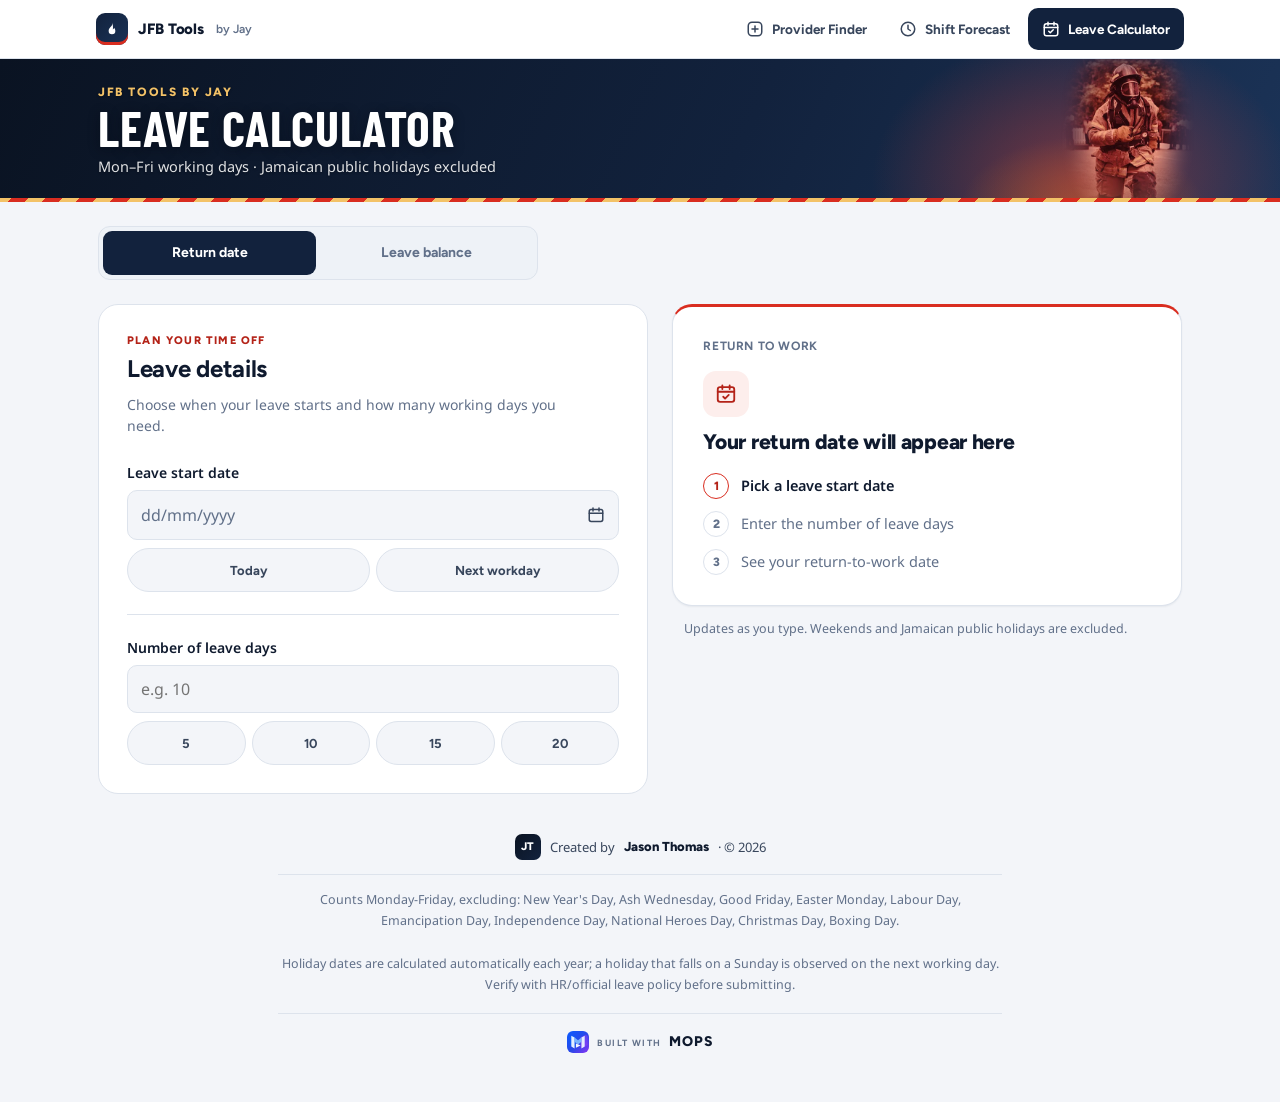
<file: leave/index.html>
<!DOCTYPE html>
<html lang="en">
<head>
<meta charset="utf-8">
<meta name="viewport" content="width=device-width, initial-scale=1">
<meta name="theme-color" content="#0a1322">
<title>JFB Leave Calculator</title>
<link rel="manifest" href="../manifest.json">
<link rel="apple-touch-icon" href="../icon-192.png">
<link rel="icon" type="image/png" href="../icon-192.png">
<link rel="stylesheet" href="../theme.css">
<link rel="preconnect" href="https://fonts.googleapis.com">
<link rel="preconnect" href="https://fonts.gstatic.com" crossorigin>
<link href="https://fonts.googleapis.com/css2?family=Barlow+Condensed:wght@600;700&family=Figtree:wght@500;600;700;800;900&family=Noto+Sans:wght@400;500;600;700&display=swap" rel="stylesheet">
<style>
  /* Responsive calculator workspace with live results */
  /* Page aliases onto the shared theme (theme.css) */
  :root{ --nav-max:1120px;
    --surface:var(--card2); --accent:var(--primary-dark); --accent-2:var(--primary); --accent-soft:var(--primary-soft);
    --grad:var(--accent-grad);
  }
  *{box-sizing:border-box;margin:0;padding:0}
  html{-webkit-text-size-adjust:100%}
  body{background:var(--bg);color:var(--ink);font-family:var(--font-body);line-height:1.5;padding-bottom:48px}
  [hidden]{display:none !important}
  a:focus-visible,button:focus-visible,input:focus-visible,summary:focus-visible{outline:3px solid var(--accent-2);outline-offset:2px;border-radius:8px}
  @media (prefers-reduced-motion: reduce){*{animation-duration:.01ms !important;transition-duration:.01ms !important}}
  .wrap{max-width:1120px;margin:0 auto;padding:0 18px}

  .hero{background:var(--grad);color:#fff;position:relative;overflow:hidden}
  .hero::before{content:"";position:absolute;inset:0;pointer-events:none;opacity:.6;
    background:radial-gradient(circle at 85% 20%,rgba(255,200,120,.35),transparent 45%),radial-gradient(circle at 10% 110%,rgba(0,0,0,.25),transparent 50%)}
  .hero .wrap{position:relative;z-index:1;padding-top:26px;padding-bottom:26px;min-height:132px}
  .kicker{font-family:var(--font-head);font-size:12px;font-weight:800;letter-spacing:1.2px;text-transform:uppercase}
  h1{font-family:var(--font-head);font-weight:800;letter-spacing:-.4px;font-size:clamp(28px,6vw,36px);line-height:1.15;margin:4px 0 6px}
  .sub{font-size:14.5px}
  main.wrap{padding-top:0}

  .modes{display:flex;gap:4px;margin:20px 0 18px;background:var(--surface);border:1px solid var(--line);border-radius:12px;padding:4px}
  .modes button{flex:1;font-family:var(--font-head);font-size:14px;font-weight:700;color:var(--muted);background:transparent;
    border:none;border-radius:9px;padding:10px 8px;cursor:pointer}
  .modes button.on{background:var(--sel-bg);color:var(--sel-fg)}

  /* Live result card */
  .res{background:var(--card);border:1px solid var(--line);border-radius:18px;padding:22px 20px;margin-bottom:26px}
  .res-k{font-family:var(--font-head);font-size:12px;font-weight:700;letter-spacing:.6px;text-transform:uppercase;color:var(--muted)}
  .res-big{font-family:var(--font-head);font-weight:800;font-size:clamp(24px,6vw,30px);line-height:1.2;margin:6px 0 4px;letter-spacing:-.3px}
  .res-big.ok{color:var(--green)}
  .res-big.idle{color:var(--line)}
  .res-big.warn{color:var(--gold)}
  .res-line{font-size:14px;color:var(--ink2)}
  .res-line b{color:var(--ink);font-weight:600}
  .res-note{font-size:12.5px;color:var(--gold);font-weight:600;margin-top:8px}
  .res-hint{font-size:14px;color:var(--muted);margin-top:2px}
  .chips{display:flex;gap:8px;flex-wrap:wrap;margin-top:16px}
  .chips span{font-size:12.5px;color:var(--ink2);background:var(--bg);border:1px solid var(--line);border-radius:999px;padding:5px 12px}
  .chips b{color:var(--ink);font-family:var(--font-head)}
  .acts{display:flex;gap:8px;flex-wrap:wrap;margin-top:18px}
  .acts button,.acts a{font-family:var(--font-head);font-size:13px;font-weight:700;text-decoration:none;text-align:center;
    color:var(--ink2);background:var(--card2);border:1px solid var(--line);border-radius:10px;padding:10px 14px;cursor:pointer}
  .acts .plain{color:var(--ink2);background:transparent;border-color:var(--line)}
  details.hol{margin-top:14px;border-top:1px solid var(--line);padding-top:10px}
  details.hol summary{font-size:13px;font-weight:600;color:var(--ink2);cursor:pointer}
  details.hol ul{list-style:none;margin-top:6px}
  details.hol li{display:flex;justify-content:space-between;gap:10px;font-size:13px;padding:6px 0;border-top:1px solid var(--line);color:var(--ink2)}
  details.hol li:first-child{border-top:none}
  details.hol .hn{color:var(--gold);font-weight:600;text-align:right}

  .bar{margin-top:16px}
  .bar .track{height:8px;border-radius:999px;background:var(--line);overflow:hidden}
  .bar .fill{height:100%;border-radius:999px;background:var(--grad);transition:width .35s ease}
  .bar .fill.full{background:var(--gold)}
  .bar .ends{display:flex;justify-content:space-between;font-size:12.5px;color:var(--muted);margin-top:6px}

  /* Form */
  .group{margin-bottom:22px}
  label.lbl,.lbl{display:block;font-size:13.5px;font-weight:600;color:var(--ink);margin-bottom:7px}
  .hint{font-size:12.5px;color:var(--muted);margin-top:6px}
  input[type=date],input[type=number]{width:100%;font-family:var(--font-body);font-size:16px;color:var(--ink);background:var(--bg);
    border:1px solid var(--line);border-radius:10px;padding:12px 13px;appearance:none;-webkit-appearance:none;min-height:48px}
  input[type=date]:focus,input[type=number]:focus{outline:none;border-color:var(--accent-2);box-shadow:0 0 0 3px rgba(var(--primary-rgb),.18)}
  .seg{display:flex;gap:6px;flex-wrap:wrap;margin-top:8px}
  .seg button{flex:1 1 0;min-width:0;font-family:var(--font-head);font-size:13px;font-weight:700;color:var(--ink2);
    background:var(--bg);border:1px solid var(--line);border-radius:999px;padding:8px 12px;cursor:pointer}
  .seg button:hover{border-color:var(--accent-2);color:var(--accent)}
  .seg button.on{background:var(--sel-bg);border-color:var(--sel-bg);color:var(--sel-fg)}
  .nudge{margin-top:10px;background:var(--gold-soft);border:1px solid var(--gold);border-radius:12px;padding:12px 14px;font-size:13.5px;color:var(--ink2)}
  .nudge b{color:var(--gold)}
  .nudge .seg{margin-top:10px}
  .nudge .seg button{display:flex;flex-direction:column;align-items:flex-start;border-radius:10px;text-align:left;font-size:12.5px;line-height:1.35}
  .nudge .seg button span{display:block;font-weight:500;color:var(--muted);font-size:12.5px}
  .row{display:flex;align-items:center;justify-content:space-between;gap:14px;padding:14px 0;border-top:1px solid var(--line)}
  .row:last-of-type{border-bottom:1px solid var(--line)}
  .row b{font-family:var(--font-head);font-size:14px;display:block}
  .row span{font-size:12.5px;color:var(--muted)}
  input.sw{appearance:none;-webkit-appearance:none;flex:0 0 auto;width:46px;height:28px;border-radius:999px;background:var(--line);
    position:relative;cursor:pointer;transition:background .15s}
  input.sw::after{content:"";position:absolute;top:3px;left:3px;width:22px;height:22px;border-radius:50%;background:#fff;
    box-shadow:0 1px 3px rgba(0,0,0,.3);transition:transform .15s}
  input.sw:checked{background:var(--grad)}
  input.sw:checked::after{transform:translateX(18px)}
  .two{display:grid;grid-template-columns:1fr 1fr;gap:12px}
  @media (max-width:420px){.two{grid-template-columns:1fr}}
  .link{background:none;border:none;color:var(--accent);font-family:var(--font-head);font-weight:700;font-size:13px;cursor:pointer;padding:6px 0;margin-top:4px}
  .error{background:var(--red-soft);border:1px solid var(--red);border-radius:12px;padding:10px 14px;font-size:13.5px;color:var(--ink);margin-top:10px}

  details.rules{border-top:1px solid var(--line);padding-top:14px;margin-top:8px}
  details.rules summary{font-family:var(--font-head);font-size:14px;font-weight:700;cursor:pointer;color:var(--ink)}
  details.rules ul{margin:10px 0 0 18px}
  details.rules li{font-size:13.5px;color:var(--ink2);margin-bottom:7px}

  .toast{position:fixed;left:50%;bottom:18px;z-index:60;transform:translate(-50%,12px);background:var(--ink);color:var(--bg);
    font-size:13px;font-weight:700;border-radius:999px;padding:10px 16px;opacity:0;pointer-events:none;transition:opacity .18s,transform .18s}
  .toast.on{opacity:1;transform:translate(-50%,0)}

  footer{padding:30px 18px 0;color:var(--muted);font-size:12.5px;text-align:center;line-height:1.7}
  footer .wrap{max-width:520px}
  footer .credit{display:flex;align-items:center;justify-content:center;gap:9px;font-size:13px;color:var(--ink2);margin-bottom:14px;padding-bottom:14px;border-bottom:1px solid var(--line)}
  footer .credit .cm{width:26px;height:26px;border-radius:7px;background:linear-gradient(135deg,var(--hero1),var(--hero2));color:#fff;
    font-family:var(--font-head);font-weight:800;font-size:11px;display:inline-flex;align-items:center;justify-content:center}
  footer .credit b{font-family:var(--font-head);color:var(--ink);font-weight:800}
  footer .mops{display:flex;align-items:center;justify-content:center;gap:8px;margin-top:18px;padding-top:16px;border-top:1px solid var(--line)}
  footer .mops .mops-m{width:22px;height:22px;flex:0 0 auto;border-radius:6px}
  footer .mops .mops-tag{font-family:var(--font-head);font-size:9px;font-weight:700;letter-spacing:1.4px;color:var(--muted)}
  footer .mops .mops-wm{font-family:var(--font-head);font-size:14px;font-weight:800;letter-spacing:.8px;color:var(--ink)}

  .hero .wrap{min-height:124px;padding-top:24px;padding-bottom:24px}
  .hero .txt{max-width:680px}
  .modes{max-width:440px;margin:24px 0}
  #modeReturn,#modeBalance{display:grid;grid-template-columns:minmax(0,1.08fr) minmax(0,1fr);gap:24px;align-items:start}
  .input-card{background:var(--card);border:1px solid var(--line);border-radius:20px;padding:28px}
  .panel-kicker{font-family:var(--font-head);font-size:11px;font-weight:800;letter-spacing:1.2px;text-transform:uppercase;color:var(--primary-text);margin-bottom:6px}
  h2{font-family:var(--font-head);font-size:24px;line-height:1.2;letter-spacing:-.3px}
  .panel-intro{font-size:14px;color:var(--muted);margin:10px 0 26px;max-width:440px}
  .input-card>.group:last-child{margin-bottom:0}
  .input-card>.group+.group{border-top:1px solid var(--line);padding-top:22px}
  label.lbl,.lbl{font-size:14px}
  .result-panel{position:sticky;top:90px;min-width:0}
  .res{padding:30px;border-radius:20px;margin-bottom:12px;border-top:3px solid var(--primary);box-shadow:var(--shadow)}
  .res-big{font-size:clamp(28px,3.2vw,40px);margin:14px 0 12px;letter-spacing:-.8px}
  #balBox .res-big{font-size:clamp(40px,4.5vw,60px)}
  .res-big.idle{color:var(--muted)}
  .res-line,.res-hint{font-size:15px;line-height:1.65}
  .chips{margin-top:24px}
  .acts{margin-top:24px;padding-top:20px;border-top:1px solid var(--line)}
  .acts a{flex:1 1 100%;background:var(--primary-soft);color:var(--primary-text);border-color:rgba(var(--primary-rgb),.3);order:-1}
  /* Empty-state guide shown before a result is available */
  .empty-ic{width:46px;height:46px;border-radius:13px;background:var(--primary-soft);color:var(--primary-text);display:flex;align-items:center;justify-content:center;margin:16px 0 12px}
  .empty-t{font-family:var(--font-head);font-weight:800;font-size:21px;line-height:1.25;letter-spacing:-.3px;color:var(--ink)}
  .steps{list-style:none;margin-top:18px;display:grid;gap:12px}
  .steps li{display:flex;align-items:center;gap:12px;font-size:14.5px;color:var(--muted)}
  .steps .n{width:26px;height:26px;flex:0 0 auto;border-radius:50%;border:1.5px solid var(--line);display:inline-flex;align-items:center;justify-content:center;
    font-family:var(--font-head);font-weight:800;font-size:12px;color:var(--muted)}
  .steps li.next{color:var(--ink);font-weight:600}
  .steps li.next .n{border-color:var(--primary);color:var(--primary-text)}
  .steps li.done .n{background:var(--green);border-color:var(--green);color:#fff}
  .steps+.res-hint{margin-top:16px}

  /* Date field: native picker underneath, unambiguous day-month display on top */
  .datef{position:relative;display:flex;align-items:center;gap:10px;width:100%;min-height:48px;font-size:16px;color:var(--ink);background:var(--bg);
    border:1px solid var(--line);border-radius:10px;padding:12px 13px;cursor:pointer}
  .datef:focus-within{border-color:var(--accent-2);box-shadow:0 0 0 3px rgba(var(--primary-rgb),.18)}
  .datef .dv{flex:1;white-space:nowrap;overflow:hidden;text-overflow:ellipsis}
  .datef .dv.ph{color:var(--muted)}
  .datef svg{flex:0 0 auto;color:var(--ink2)}
  .datef input[type=date]{position:absolute;inset:0;width:100%;height:100%;min-height:0;opacity:0;cursor:pointer;border:none;padding:0}
  .datef input[type=date]::-webkit-calendar-picker-indicator{position:absolute;inset:0;width:100%;height:100%;cursor:pointer}

  .result-help{font-size:12.5px;line-height:1.7;color:var(--muted);padding:0 12px}
  footer{padding-top:40px}
  footer .wrap{max-width:760px}
  @media(max-width:760px){
    #modeReturn,#modeBalance{grid-template-columns:1fr;gap:18px}
    .result-panel{position:static}
    .input-card{padding:22px}
    .res{padding:24px}
    .modes{max-width:none;margin:18px 0}
    .hero .wrap{min-height:0;padding-top:18px;padding-bottom:18px}
    header.hero{padding-top:0;padding-bottom:0}
    .hero .txt{max-width:85%}
    .sub{font-size:13px}
    .res-big{font-size:30px}
    .panel-intro{margin-bottom:22px}
  }

.field-error{color:var(--red);font-size:13px;margin-top:8px}
input[aria-invalid="true"]{border-color:var(--red)}
.balance-bar{display:none}
#balanceResult,#balanceResultHeading{scroll-margin-top:90px}
@media(max-width:760px){
 .balance-bar{position:fixed;bottom:0;left:0;right:0;z-index:45;display:flex;align-items:center;justify-content:space-between;gap:12px;padding:12px 18px calc(12px + env(safe-area-inset-bottom));background:var(--card);border-top:1px solid var(--line);box-shadow:var(--shadow-lg)}
 .balance-bar small,.balance-bar strong{display:block}
 .balance-bar small{font-size:11px;color:var(--muted)}
 .balance-bar strong{font-family:var(--font-head);font-size:15px}
 .balance-bar button{min-height:44px;border:1px solid var(--line);border-radius:10px;padding:10px 14px;background:var(--sel-bg);color:var(--sel-fg);font:700 13px var(--font-head)}
 body.has-balance-bar{padding-bottom:calc(100px + env(safe-area-inset-bottom))}
}
</style>
</head>
<body>
<nav class="nav" aria-label="JFB tools">
  <div class="nav-inner">
    <a class="nav-brand" href="../" aria-label="JFB Tools home"><span class="mark" aria-hidden="true"><svg viewBox="0 0 24 24"><path d="M12.6 2.2c.5 3.3-1.3 5-2.9 6.9C8.2 10.9 7 12.6 7 15a5 5 0 0 0 10 0c0-1.9-.8-3.400-1.8-4.700-.3 1.2-.9 2-1.9 2.6.6-3.500-.2-7.3-.7-10.700z"/></svg></span>JFB Tools <small>by Jay</small></a>
    <a href="../"><svg viewBox="0 0 24 24" aria-hidden="true"><rect x="3" y="3" width="18" height="18" rx="5"/><path d="M12 8v8M8 12h8"/></svg><span class="lg">Provider Finder</span><span class="sm">Providers</span></a>
    <a href="../watch/"><svg viewBox="0 0 24 24" aria-hidden="true"><circle cx="12" cy="12" r="9"/><path d="M12 7v5l3 2"/></svg><span class="lg">Shift Forecast</span><span class="sm">Shifts</span></a>
    <a href="./" class="active" aria-current="page"><svg viewBox="0 0 24 24" aria-hidden="true"><rect x="3" y="5" width="18" height="16" rx="3"/><path d="M8 3v4M16 3v4M3 10h18M9 15l2 2 4-4"/></svg><span class="lg">Leave Calculator</span><span class="sm">Leave</span></a>
  </div>
</nav>

<header class="hero">
  <div class="wrap">
    <div class="txt">
      <div class="kicker">JFB Tools by Jay</div>
      <h1>Leave Calculator</h1>
      <div class="sub" id="sub">Mon–Fri working days · Jamaican public holidays excluded</div>
    </div>
  </div>
</header>

<main class="wrap">

  <div class="modes" role="tablist" aria-label="Calculator mode">
    <button type="button" role="tab" id="tabReturn" class="on" aria-selected="true">Return date</button>
    <button type="button" role="tab" id="tabBalance" aria-selected="false">Leave balance</button>
  </div>

  <!-- RETURN DATE -->
  <section id="modeReturn">
    <div class="input-card">
      <div class="panel-kicker">Plan your time off</div>
      <h2>Leave details</h2>
      <p class="panel-intro">Choose when your leave starts and how many working days you need.</p>

    <div class="group">
      <label class="lbl" for="startDate">Leave start date</label>
      <input type="date" id="startDate">
      <div class="seg" aria-label="Quick start date options">
        <button type="button" data-start="today">Today</button>
        <button type="button" data-start="next">Next workday</button>
      </div>
      <div id="nudgeBox"></div>
    </div>
    <div class="group">
      <label class="lbl" for="numDays">Number of leave days</label>
      <input type="number" id="numDays" min="1" max="365" step="1" aria-describedby="daysError" inputmode="numeric" placeholder="e.g. 10">
      <p id="daysError" class="field-error" hidden></p>
      <div class="seg" aria-label="Common leave day presets">
        <button type="button" data-days="5">5</button>
        <button type="button" data-days="10">10</button>
        <button type="button" data-days="15">15</button>
        <button type="button" data-days="20">20</button>
      </div>
    </div>
    </div>
    <aside class="result-panel" aria-label="Return date result">
      <div id="resBox" aria-live="polite"></div>
      <p class="result-help">Updates as you type. Weekends and Jamaican public holidays are excluded.</p>
    </aside>
  </section>

  <!-- LEAVE BALANCE -->
  <section id="modeBalance" hidden>
    <div class="input-card">
      <div class="panel-kicker">Keep track of your leave</div>
      <h2>Balance details</h2>
      <p class="panel-intro">Enter your entitlement, dates and deductions to see your available days.</p>

    <div class="group">
      <div class="lbl">Days earned per year</div>
      <div class="seg" id="entRow">
        <button type="button" data-ent="15">15</button>
        <button type="button" data-ent="17">17</button>
        <button type="button" data-ent="21">21</button>
        <button type="button" data-ent="28">28</button>
        <button type="button" data-ent="35">35</button>
      </div>
      <div style="margin-top:10px"><input type="number" id="entDays" min="1" max="60" step="0.5" inputmode="decimal" placeholder="Or enter your own" aria-label="Days earned per year"></div>
    </div>

    <div class="group">
      <div class="two">
        <div><label class="lbl" for="lastLeave">Last leave taken</label><input type="date" id="lastLeave"></div>
        <div><label class="lbl" for="checkTo">Check up to</label><input type="date" id="checkTo"></div>
      </div>
      <button class="link" type="button" id="checkToday">Use today's date</button>
    </div>

    <div class="group">
      <div class="two">
        <div><label class="lbl" for="openBal">Brought forward</label><input type="number" id="openBal" min="0" step="0.5" inputmode="decimal" placeholder="0"></div>
        <div><label class="lbl" for="takenDays">Vacation taken</label><input type="number" id="takenDays" min="0" step="0.5" inputmode="decimal" placeholder="0"></div>
      </div>
      <div style="margin-top:12px"><label class="lbl" for="sickDays">Excess sick days</label><input type="number" id="sickDays" min="0" step="0.5" inputmode="decimal" placeholder="0">
        <div class="hint" id="sickHint">Free allowance is 14 days. Enter only the days beyond it.</div></div>
    </div>

    <div class="group" style="margin-bottom:12px">
      <label class="row"><div><b>Earned Beyond Maximum</b><span>Up to 2 extra years (5 total)</span></div><input type="checkbox" class="sw" id="ebm"></label>
      <label class="row" id="post2002Wrap" hidden><div><b>Non-uniform staff, joined after 2002</b><span>Free sick allowance is 10 days</span></div><input type="checkbox" class="sw" id="post2002"></label>
    </div>

    <details class="rules">
      <summary>How it's calculated</summary>
      <ul>
        <li><b>Daily earning:</b> yearly days ÷ 365 for each day since leave was last taken. The leave year is not the calendar year.</li>
        <li><b>Sick leave:</b> only excess sick days come out of vacation earned. Free allowance is 14 days, or 10 for non-uniform staff on 15 days a year who joined after 2002.</li>
        <li><b>Limit:</b> up to 3 years of entitlement can be held. Extra days are lost.</li>
        <li><b>Earned Beyond Maximum:</b> up to 2 more years (5 total).</li>
      </ul>
    </details>
    </div>
    <aside class="result-panel" aria-label="Leave balance result">
      <div id="balanceResult" tabindex="-1" role="region" aria-label="Leave balance result"><div id="balBox" aria-live="polite"></div></div>
      <p class="result-help">Updates as you type. Open “How it’s calculated” for accrual and accumulation rules.</p>
    </aside>
  </section>
</main>
<div id="balanceBar" class="balance-bar" hidden><span><small>Leave balance</small><strong id="balancePreview">Complete your details</strong></span><button type="button" id="viewBalance">View result</button></div>
<div class="toast" id="toast" role="status" aria-live="polite"></div>

<footer><div class="wrap"><div class="credit"><span class="cm" aria-hidden="true">JT</span> Created by <b>Jason Thomas</b> · © 2026</div>Counts Monday-Friday, excluding: New Year's Day, Ash Wednesday, Good Friday, Easter Monday, Labour Day, Emancipation Day, Independence Day, National Heroes Day, Christmas Day, Boxing Day.<br><br>Holiday dates are calculated automatically each year; a holiday that falls on a Sunday is observed on the next working day. Verify with HR/official leave policy before submitting.
<div class="mops" role="img" aria-label="Built with MOPS — Media Operations System">
  <svg class="mops-m" viewBox="0 0 128 128" aria-hidden="true">
    <defs><linearGradient id="mopsGrad" x1="0" y1="0" x2="1" y2="1">
      <stop offset="0" stop-color="#0b5cff"/><stop offset=".54" stop-color="#2847e8"/><stop offset="1" stop-color="#8a35f4"/>
    </linearGradient></defs>
    <rect width="128" height="128" rx="24" fill="url(#mopsGrad)"/>
    <path d="M15 34 33 23l17 13v60L15 80Z" fill="#006cff" opacity=".42"/>
    <path d="M78 36 111 20l9 10v51L88 100 78 88Z" fill="#b640ff" opacity=".38"/>
    <path d="M25 28 44 38v64L25 90Z" fill="#eff7ff" opacity=".95"/>
    <path d="M84 38 103 28v62l-19 12Z" fill="#eff7ff" opacity=".94"/>
    <path d="M44 38 64 54l20-16v25L64 78 44 63Z" fill="#80bcff" opacity=".94"/>
    <path d="M52 73v24l27-12Z" fill="#fff" opacity=".95"/>
  </svg>
  <span class="mops-tag">BUILT WITH</span><span class="mops-wm">MOPS</span>
</div></div></footer>

<script src="../holidays-auto.js"></script>
<script src="../holidays-extra.js"></script>
<script src="../holidays.js"></script>
<script>
/* ---------- Dates (holiday rules live in ../holidays.js, one-off changes in ../holidays-extra.js) ---------- */
function isWeekend(d){ var g=d.getDay(); return g===0||g===6; }
function isWorkingDay(d){ return !isWeekend(d) && !holidayName(d); }
function blockReason(d){ if(isWeekend(d)) return d.getDay()===6?'a Saturday':'a Sunday'; var h=holidayName(d); return h?h+' (public holiday)':null; }
function nearestWorkingDay(d,dir){ var x=new Date(d); while(!isWorkingDay(x)) x=addDays(x,dir); return x; }
function fmtLeave(d){ return d.toLocaleDateString('en-GB',{weekday:'long',day:'numeric',month:'long',year:'numeric'}); }
function fmtShort(d){ return d.toLocaleDateString('en-GB',{weekday:'short',day:'numeric',month:'short'}); }
function fmtField(d){ return d.toLocaleDateString('en-GB',{weekday:'short',day:'numeric',month:'short',year:'numeric'}); }

/* ---------- Date fields: show day-month-year regardless of browser locale ---------- */
var CAL_SVG='<svg width="18" height="18" viewBox="0 0 24 24" fill="none" stroke="currentColor" stroke-width="2" stroke-linecap="round" stroke-linejoin="round" aria-hidden="true"><rect x="3" y="4.5" width="18" height="16" rx="2.5"/><path d="M3 9.5h18M8 2.5v4M16 2.5v4"/></svg>';
document.querySelectorAll('input[type=date]').forEach(function(inp){
  var w=document.createElement('div'); w.className='datef';
  var dv=document.createElement('span'); dv.className='dv'; dv.setAttribute('aria-hidden','true');
  inp.parentNode.insertBefore(w,inp); w.appendChild(dv); w.insertAdjacentHTML('beforeend',CAL_SVG); w.appendChild(inp);
  inp.addEventListener('click',function(){ try{ inp.showPicker(); }catch(e){} });
  inp.addEventListener('input',syncDateFields); inp.addEventListener('change',syncDateFields);
});
function syncDateFields(){
  document.querySelectorAll('.datef').forEach(function(w){
    var inp=w.querySelector('input'), dv=w.querySelector('.dv'), d=parseDate(inp.value);
    dv.textContent=d?fmtField(d):'dd/mm/yyyy'; dv.classList.toggle('ph',!d);
  });
}
function fmt1(x){ return (Math.round(x*10)/10).toFixed(1).replace(/\.0$/,''); }
function parseDate(v){ if(!v)return null; var p=v.split('-').map(Number); return new Date(p[0],p[1]-1,p[2]); }
function store(k,v){ try{ if(v==null)localStorage.removeItem(k); else localStorage.setItem(k,v); }catch(e){} }
function load(k){ try{ return localStorage.getItem(k); }catch(e){ return null; } }

/* ---------- Mode switch ---------- */
var tabReturn=document.getElementById('tabReturn'), tabBalance=document.getElementById('tabBalance');
var modeReturn=document.getElementById('modeReturn'), modeBalance=document.getElementById('modeBalance'), subEl=document.getElementById('sub');
var SUB_RETURN=subEl.textContent, SUB_BAL='Daily accrual · sick leave deductions · accumulation cap';
function setMode(m){
  var bal=(m==='balance');
  modeReturn.hidden=bal; modeBalance.hidden=!bal;
  tabReturn.classList.toggle('on',!bal); tabBalance.classList.toggle('on',bal);
  tabReturn.setAttribute('aria-selected',String(!bal)); tabBalance.setAttribute('aria-selected',String(bal));
  subEl.textContent=bal?SUB_BAL:SUB_RETURN;
  store('jfb-leave-mode',m);
  updateBalanceBar();
}
tabReturn.addEventListener('click',function(){setMode('return');});
tabBalance.addEventListener('click',function(){setMode('balance');});

function showToast(msg){ var t=document.getElementById('toast'); t.textContent=msg; t.classList.add('on'); clearTimeout(showToast._t); showToast._t=setTimeout(function(){t.classList.remove('on');},1600); }
function shareText(title,text,toastMsg){
  if(navigator.share){ navigator.share({title:title,text:text}).catch(function(){}); return; }
  if(navigator.clipboard) navigator.clipboard.writeText(text).then(function(){ showToast(toastMsg); });
}

/* ---------- RETURN DATE (live) ---------- */
var startEl=document.getElementById('startDate'), numEl=document.getElementById('numDays');
var resBox=document.getElementById('resBox'), nudgeBox=document.getElementById('nudgeBox');
var lastResultText='', adjustedFrom=null;

var IC_RETURN='<svg width="22" height="22" viewBox="0 0 24 24" fill="none" stroke="currentColor" stroke-width="2" stroke-linecap="round" stroke-linejoin="round" aria-hidden="true"><rect x="3" y="4.5" width="18" height="16" rx="2.5"/><path d="M3 9.5h18M8 2.5v4M16 2.5v4M9 15l2 2 4-4"/></svg>';
var IC_BAL='<svg width="22" height="22" viewBox="0 0 24 24" fill="none" stroke="currentColor" stroke-width="2" stroke-linecap="round" stroke-linejoin="round" aria-hidden="true"><path d="M4 20V10M10 20V4M16 20v-7M22 20H2"/></svg>';
/* Guided empty state: steps tick off as the inputs are filled in */
function emptyState(kicker,icon,title,steps,msg){
  var firstOpen=steps.findIndex(function(s){return !s[1];});
  return '<div class="res"><div class="res-k">'+kicker+'</div><div class="empty-ic">'+icon+'</div><div class="empty-t">'+title+'</div><ol class="steps">'
    +steps.map(function(s,i){ var c=s[1]?'done':(i===firstOpen?'next':''); return '<li class="'+c+'"><span class="n">'+(s[1]?'✓':(i+1))+'</span>'+s[0]+'</li>'; }).join('')
    +'</ol>'+(msg?'<div class="res-hint">'+msg+'</div>':'')+'</div>';
}
function idleCard(msg,hasStart,hasDays){
  return emptyState('Return to work',IC_RETURN,'Your return date will appear here',
    [['Pick a leave start date',!!hasStart],['Enter the number of leave days',!!hasDays],['See your return-to-work date',false]],msg);
}
function computeLeave(start,n){
  var d=new Date(start), counted=0, last=null, skipped=[], weekends=0;
  while(counted<n){
    if(isWorkingDay(d)){ counted++; last=new Date(d); }
    else { if(isWeekend(d))weekends++; var h=holidayName(d); if(h) skipped.push([new Date(d),h]); }
    if(counted<n) d=addDays(d,1);
  }
  var ret=addDays(last,1);
  while(!isWorkingDay(ret)){
    if(isWeekend(ret))weekends++;
    var h2=holidayName(ret); if(h2) skipped.push([new Date(ret),h2]);
    ret=addDays(ret,1);
  }
  return {last:last,ret:ret,skipped:skipped,weekends:weekends};
}

function validateLeaveDays(raw,badInput){
  if(!raw.trim()&&!badInput) return {value:0,error:''};
  var n=Number(raw);
  if(badInput||!Number.isFinite(n)||!Number.isInteger(n)) return {value:0,error:'Enter a whole number of days, such as 1 or 2.'};
  if(n<1||n>365) return {value:0,error:'Enter between 1 and 365 days.'};
  return {value:n,error:''};
}
function openingMode(search,saved){
  var params=new URLSearchParams(search), mode=params.get('mode');
  if(mode==='return'||mode==='balance') return mode;
  if(params.has('start')) return 'return';
  return saved==='balance'?'balance':'return';
}

function renderReturn(){
  syncDateFields(); nudgeBox.innerHTML=''; lastResultText='';
  var start=parseDate(startEl.value), validation=validateLeaveDays(numEl.value, numEl.validity.badInput), n=validation.value;
  var errorEl=document.getElementById('daysError');
  errorEl.textContent=validation.error; errorEl.hidden=!validation.error;
  numEl.setAttribute('aria-invalid',String(!!validation.error));
  numEl.setCustomValidity(validation.error);
  if(validation.error){ resBox.innerHTML=idleCard(validation.error,!!start,false); return; }
  var reason=start?blockReason(start):null, okDays=n>=1&&n<=365;
  if(!start||!n||n<1){ resBox.innerHTML=idleCard('',start&&!reason,okDays); if(!reason)return; }
  if(n>365){ resBox.innerHTML=idleCard('Use 365 days or less.',start&&!reason,false); if(!reason)return; }
  if(reason){
    var back=nearestWorkingDay(start,-1), fwd=nearestWorkingDay(start,1);
    nudgeBox.innerHTML='<div class="nudge">'+fmtLeave(start)+' is <b>'+reason+'</b>. Leave can’t start on a non-working day. Move it:'
      +'<div class="seg"><button type="button" data-move="'+isoDate(back)+'">Back to<span>'+fmtLeave(back)+'</span></button>'
      +'<button type="button" data-move="'+isoDate(fwd)+'">Forward to<span>'+fmtLeave(fwd)+'</span></button></div></div>';
    resBox.innerHTML=idleCard('Move the start date to a working day.',false,okDays); return;
  }
  if(!okDays) return;
  var r=computeLeave(start,n);
  lastResultText='Leave begins: '+fmtLeave(start)+'\nLast day of leave: '+fmtLeave(r.last)+'\nReturn to work: '+fmtLeave(r.ret)+'\nLeave days: '+n+' working day'+(n>1?'s':'');
  var hol=r.skipped.length?'<details class="hol"><summary>'+r.skipped.length+' public holiday'+(r.skipped.length>1?'s':'')+' inside this period (not counted)</summary><ul>'
    +r.skipped.map(function(p){return '<li><span>'+fmtLeave(p[0])+'</span><span class="hn">'+p[1]+'</span></li>';}).join('')+'</ul></details>':'';
  resBox.innerHTML='<div class="res"><div class="res-k">Return to work</div><div class="res-big ok">'+fmtLeave(r.ret)+'</div>'
    +'<div class="res-line">Leave runs <b>'+fmtShort(start)+'</b> to <b>'+fmtShort(r.last)+'</b></div>'
    +(adjustedFrom?'<div class="res-note">Start adjusted from '+fmtLeave(adjustedFrom)+'</div>':'')
    +'<div class="chips"><span><b>'+n+'</b> leave day'+(n>1?'s':'')+'</span><span><b>'+r.weekends+'</b> weekend days</span><span><b>'+r.skipped.length+'</b> holiday'+(r.skipped.length===1?'':'s')+'</span></div>'
    +'<div class="acts"><button type="button" data-act="copy">Copy result</button><a href="../watch/?date='+isoDate(r.ret)+'">Check shift on return date</a><button type="button" class="plain" data-act="reset">Reset</button></div>'
    +hol+'</div>';
}
resBox.addEventListener('click',function(e){
  var b=e.target.closest('[data-act]'); if(!b)return;
  if(b.dataset.act==='copy') shareText('JFB leave result',lastResultText,'Leave result copied');
  if(b.dataset.act==='reset'){ startEl.value=''; numEl.value=''; adjustedFrom=null; store('jfb-leave-start',null); store('jfb-leave-days',null); renderReturn(); }
});
nudgeBox.addEventListener('click',function(e){
  var b=e.target.closest('[data-move]'); if(!b)return;
  adjustedFrom=parseDate(startEl.value); startEl.value=b.dataset.move; store('jfb-leave-start',startEl.value); renderReturn();
});
document.querySelectorAll('[data-start]').forEach(function(b){ b.addEventListener('click',function(){
  var d=new Date(); d.setHours(0,0,0,0); if(b.dataset.start==='next')d=nearestWorkingDay(d,1);
  adjustedFrom=null; startEl.value=isoDate(d); store('jfb-leave-start',startEl.value); renderReturn(); }); });
document.querySelectorAll('[data-days]').forEach(function(b){ b.addEventListener('click',function(){
  numEl.value=b.dataset.days; store('jfb-leave-days',numEl.value); renderReturn(); }); });
startEl.addEventListener('change',function(){ adjustedFrom=null; store('jfb-leave-start',startEl.value); renderReturn(); });
numEl.addEventListener('input',function(){ store('jfb-leave-days',numEl.value); renderReturn(); });

/* ---------- LEAVE BALANCE (live) ---------- */
var entEl=document.getElementById('entDays'), ebmEl=document.getElementById('ebm'), p02El=document.getElementById('post2002'), p02Wrap=document.getElementById('post2002Wrap');
var lastEl=document.getElementById('lastLeave'), toEl=document.getElementById('checkTo');
var openEl=document.getElementById('openBal'), sickEl=document.getElementById('sickDays'), takenEl=document.getElementById('takenDays');
var balancePreviewText='Complete your details', balanceResultVisible=false;
var balBox=document.getElementById('balBox'), sickHint=document.getElementById('sickHint'), lastBalText='', lastBalDays=0;
var balFields=[['ent',entEl],['last',lastEl],['to',toEl],['open',openEl],['sick',sickEl],['taken',takenEl]];

function sickAllowance(){ return (parseFloat(entEl.value)===15 && p02El.checked)?10:14; }
function syncEntUI(){
  var e=parseFloat(entEl.value);
  document.querySelectorAll('[data-ent]').forEach(function(b){ b.classList.toggle('on',parseFloat(b.dataset.ent)===e); });
  p02Wrap.hidden=(e!==15); if(e!==15)p02El.checked=false;
  sickHint.textContent='Free allowance is '+sickAllowance()+' days. Enter only the days beyond it.';
}
function saveBal(){ var o={ebm:ebmEl.checked,p02:p02El.checked}; balFields.forEach(function(f){o[f[0]]=f[1].value;}); store('jfb-leave-bal',JSON.stringify(o)); }
function idleBal(msg,hasEnt,hasLast){
  balancePreviewText=msg?'Check your details':'Complete your details';
  updateBalanceBar();
  return emptyState('Leave balance',IC_BAL,'Your leave balance will appear here',
    [['Choose the days earned per year',!!hasEnt],['Enter when leave was last taken',!!hasLast],['See your available days',false]],msg);
}
function renderBalance(){
  syncEntUI(); syncDateFields(); lastBalText=''; lastBalDays=0;
  var ent=parseFloat(entEl.value), last=parseDate(lastEl.value), to=parseDate(toEl.value);
  var invalid=balFields.some(function(f){ return f[1].validity.badInput||(f[1].value!==''&&!f[1].validity.valid); });
  if(invalid){ balBox.innerHTML=idleBal('Check the values entered in your details.',ent>0,!!last); return; }
  if(!ent||ent<=0||!last){ balBox.innerHTML=idleBal('',ent>0,last); return; }
  if(!to){ to=new Date(); to.setHours(0,0,0,0); }
  if(to<last){ balBox.innerHTML=idleBal('The check date must be on or after the last leave date.',true,false); return; }
  var days=Math.round((to-last)/86400000);
  var open=Math.max(0,parseFloat(openEl.value)||0), sick=Math.max(0,parseFloat(sickEl.value)||0), taken=Math.max(0,parseFloat(takenEl.value)||0);
  var earned=ent/365*days, gross=open+earned-sick-taken;
  var years=ebmEl.checked?5:3, cap=ent*years;
  var lost=gross>cap?gross-cap:0, bal=gross>cap?cap:gross;
  var pct=Math.max(0,Math.min(100,bal/cap*100)), whole=Math.max(0,Math.floor(bal+1e-9));
  lastBalDays=whole;
  balancePreviewText=fmt1(bal)+' days'; updateBalanceBar();
  lastBalText='Leave balance as at '+fmtLeave(to)+': '+fmt1(bal)+' days\nEarned since '+fmtLeave(last)+': '+fmt1(earned)+' days ('+ent+' days/yr)\nMaximum: '+fmt1(cap)+' days ('+years+' yrs)';
  balBox.innerHTML='<div class="res"><h2 id="balanceResultHeading" tabindex="-1" class="res-k">Leave balance · '+fmtShort(to)+'</h2>'
    +'<div class="res-big '+(bal<0?'warn':'ok')+'">'+fmt1(bal)+' days</div>'
    +'<div class="res-line">'+days+' day'+(days===1?'':'s')+' since <b>'+fmtShort(last)+'</b> at '+ent+' days a year</div>'
    +(bal<0?'<div class="res-note">Negative: more leave deducted than earned.</div>':'')
    +(lost>0?'<div class="res-note">'+fmt1(lost)+' day'+(lost===1?'':'s')+' lost to the '+years+'-year limit</div>':'')
    +'<div class="bar"><div class="track"><div class="fill'+(lost>0?' full':'')+'" style="width:'+pct+'%"></div></div><div class="ends"><span>0</span><span>max '+fmt1(cap)+' ('+years+' yrs × '+ent+')</span></div></div>'
    +'<div class="chips"><span><b>'+fmt1(earned)+'</b> earned</span><span><b>'+fmt1(sick+taken)+'</b> deducted</span><span><b>'+fmt1(lost)+'</b> lost to cap</span></div>'
    +'<div class="acts"><button type="button" data-act="copy">Copy result</button>'
    +(whole>=1?'<button type="button" data-act="plan">Plan '+whole+' day'+(whole===1?'':'s')+' of leave</button>':'')
    +'<button type="button" class="plain" data-act="reset">Reset</button></div></div>';
}
balBox.addEventListener('click',function(e){
  var b=e.target.closest('[data-act]'); if(!b)return;
  if(b.dataset.act==='copy') shareText('JFB leave balance',lastBalText,'Leave balance copied');
  if(b.dataset.act==='plan'){ numEl.value=String(Math.min(365,lastBalDays)); store('jfb-leave-days',numEl.value); adjustedFrom=null; renderReturn(); setMode('return'); window.scrollTo(0,0); showToast('Pick a start date to plan it'); }
  if(b.dataset.act==='reset'){ balFields.forEach(function(f){f[1].value='';}); ebmEl.checked=false; p02El.checked=false; store('jfb-leave-bal',null); renderBalance(); }
});
document.querySelectorAll('[data-ent]').forEach(function(b){ b.addEventListener('click',function(){ entEl.value=b.dataset.ent; saveBal(); renderBalance(); }); });
[entEl,openEl,sickEl,takenEl].forEach(function(el){ el.addEventListener('input',function(){ saveBal(); renderBalance(); }); });
[ebmEl,p02El,lastEl,toEl].forEach(function(el){ el.addEventListener('change',function(){ saveBal(); renderBalance(); }); });
document.getElementById('checkToday').addEventListener('click',function(){ toEl.value=isoDate(new Date()); saveBal(); renderBalance(); });


function updateBalanceBar(){
  var bar=document.getElementById('balanceBar');
  if(!bar) return;
  bar.hidden=modeBalance.hidden||balanceResultVisible;
  document.getElementById('balancePreview').textContent=balancePreviewText||'Complete your details';
  document.body.classList.toggle('has-balance-bar',!bar.hidden);
}
document.getElementById('viewBalance').addEventListener('click',function(){
  var target=document.getElementById('balanceResultHeading')||document.getElementById('balanceResult');
  target.focus({preventScroll:true});
  target.scrollIntoView({behavior:matchMedia('(prefers-reduced-motion: reduce)').matches?'auto':'smooth',block:'start'});
});
if('IntersectionObserver' in window){
  new IntersectionObserver(function(entries){ balanceResultVisible=entries[0].isIntersecting; updateBalanceBar(); },{rootMargin:'-70px 0px 0px 0px',threshold:0}).observe(document.getElementById('balanceResult'));
}

/* ---------- Restore saved inputs, then render ---------- */
var sStart=load('jfb-leave-start'), sDays=load('jfb-leave-days'); if(sStart)startEl.value=sStart; if(sDays)numEl.value=sDays;
try{ var sb=JSON.parse(load('jfb-leave-bal')||'null'); if(sb){ balFields.forEach(function(f){ if(sb[f[0]]!=null)f[1].value=sb[f[0]]; }); ebmEl.checked=!!sb.ebm; p02El.checked=!!sb.p02; } }catch(e){}
try{ var qs=new URLSearchParams(location.search).get('start'); if(qs)startEl.value=qs; }catch(e){}
renderReturn(); renderBalance();
setMode(openingMode(location.search,load('jfb-leave-mode')));

if('serviceWorker' in navigator && location.protocol.startsWith('http')){
  addEventListener('load',function(){ navigator.serviceWorker.register('../sw.js').catch(function(){}); });
}
</script>
</body>
</html>
</file>
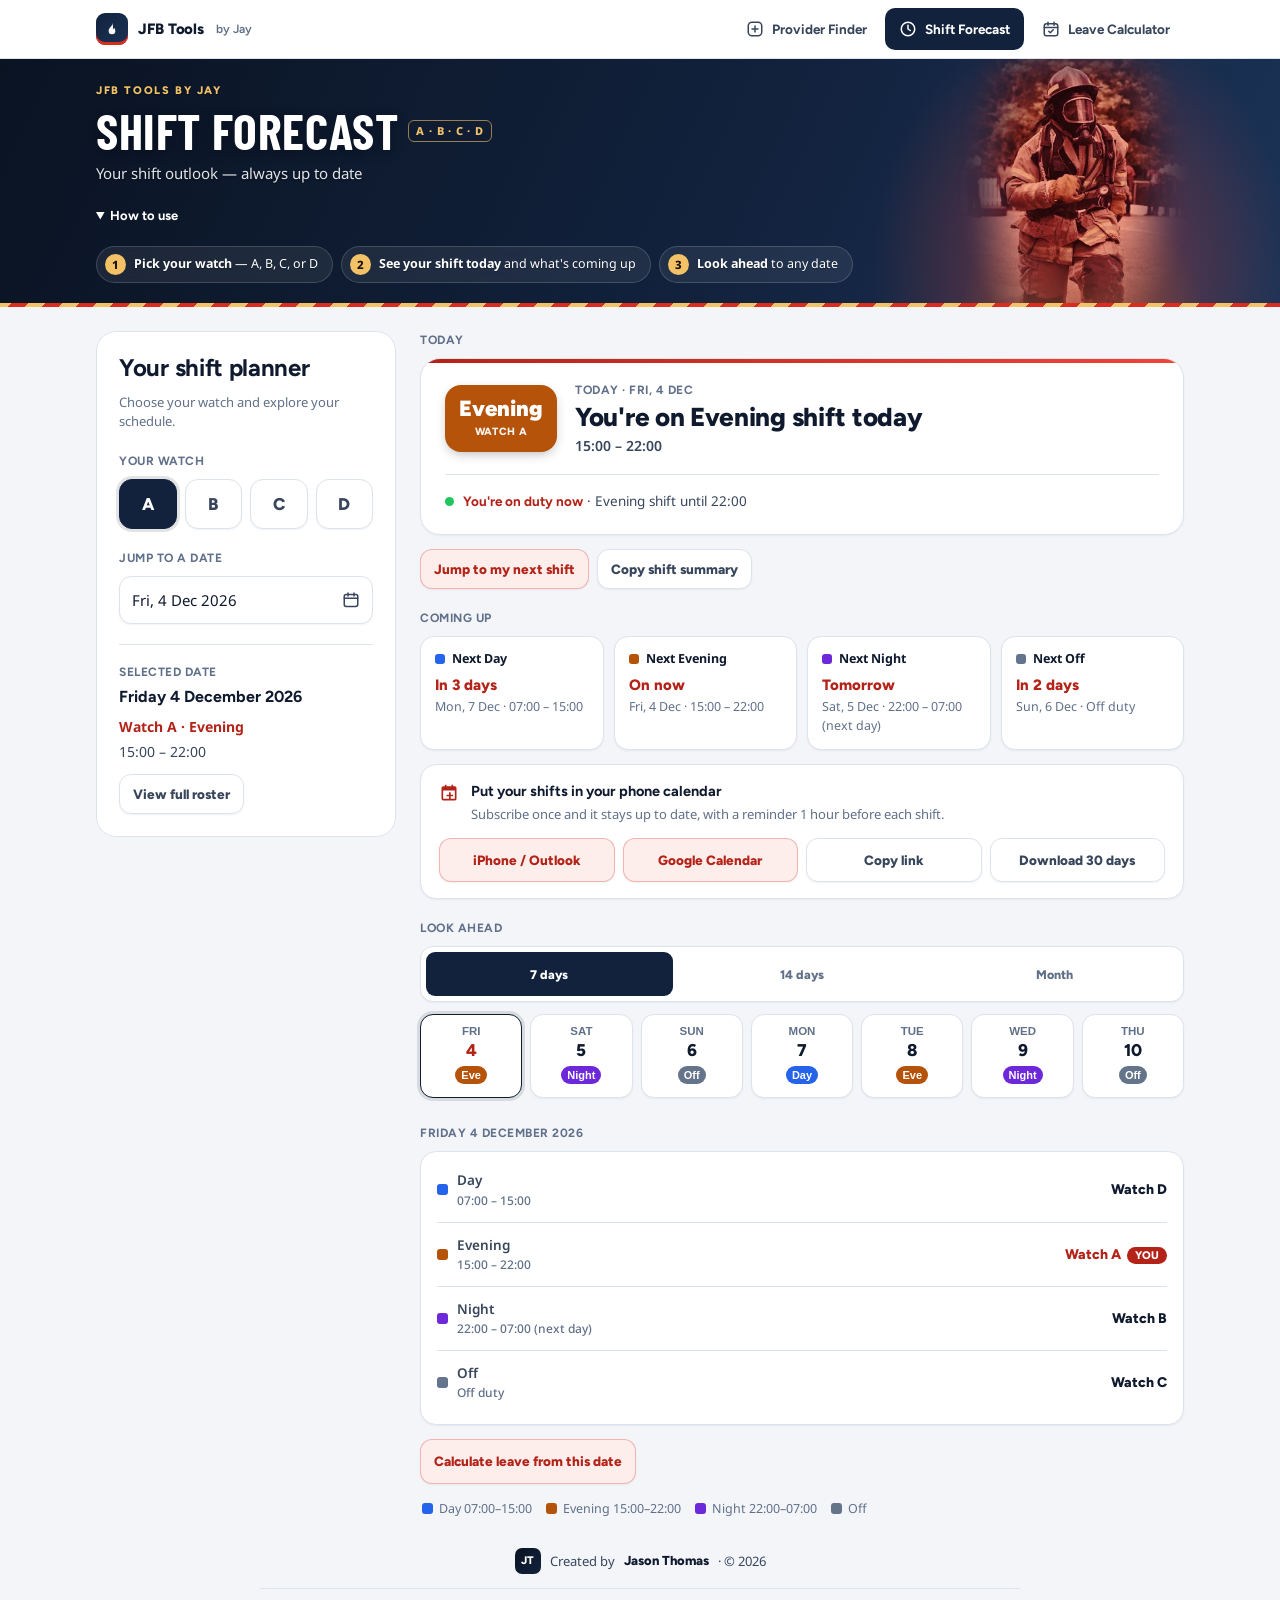
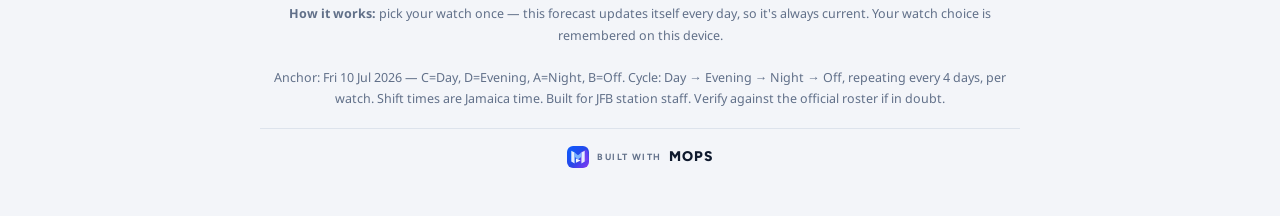
<file: watch/index.html>
<!DOCTYPE html>
<html lang="en">
<head>
<meta charset="utf-8">
<meta name="viewport" content="width=device-width, initial-scale=1">
<meta name="theme-color" content="#0a1322">
<title>JFB Work Shift Forecast</title>
<link rel="manifest" href="../manifest.json">
<link rel="apple-touch-icon" href="../icon-192.png">
<link rel="icon" type="image/png" href="../icon-192.png">
<link rel="preconnect" href="https://fonts.googleapis.com">
<link rel="preconnect" href="https://fonts.gstatic.com" crossorigin>
<link href="https://fonts.googleapis.com/css2?family=Barlow+Condensed:wght@600;700&family=Figtree:wght@500;600;700;800;900&family=Noto+Sans:wght@400;500;600;700&display=swap" rel="stylesheet">
<link rel="stylesheet" href="../theme.css">
<style>
  /* Redesign v2 — matches Provider Finder design system */
  :root{ color-scheme:light dark; --nav-max:1120px;
    --day:#2563eb; --eve:#b45309; --night:#6d28d9; --off:#64748b;
  }
  *{box-sizing:border-box;margin:0;padding:0}
  html{-webkit-text-size-adjust:100%}
  body{background:var(--bg);color:var(--ink);font-family:var(--font-body);line-height:1.5;padding-bottom:48px}
  a:focus-visible,button:focus-visible,select:focus-visible,input:focus-visible{
    outline:3px solid var(--ring);outline-offset:2px;border-radius:8px}
  @media (prefers-reduced-motion: reduce){*{animation-duration:.01ms !important;transition-duration:.01ms !important}}
  .wrap{max-width:760px;margin:0 auto}


  .hero{position:relative;overflow:hidden;color:#fff;
    background:linear-gradient(135deg,var(--hero1) 0%,var(--hero2) 55%,var(--hero3) 100%);
    padding:26px 16px 30px}
  .hero::before{content:"";position:absolute;inset:0;opacity:.5;pointer-events:none;
    background-image:url("data:image/svg+xml,%3Csvg xmlns='http://www.w3.org/2000/svg' width='56' height='56'%3E%3Cpath d='M26 14h4v8h8v4h-8v8h-4v-8h-8v-4h8z' fill='%23ffffff' fill-opacity='0.05'/%3E%3C/svg%3E")}
  .hero::after{content:"";position:absolute;right:-120px;top:-120px;width:340px;height:340px;
    border-radius:50%;background:radial-gradient(circle,rgba(255,255,255,.14),transparent 70%);pointer-events:none}
  .hero .inner{position:relative;z-index:1}
  .brand{display:flex;align-items:center;gap:14px}
  .brand-id{display:flex;align-items:center;gap:14px;min-width:0}
  .brandmark{flex:0 0 auto;width:52px;height:52px;border-radius:14px;
    background:rgba(255,255,255,.14);border:1px solid rgba(255,255,255,.28);
    backdrop-filter:blur(4px);color:#fff;font-family:var(--font-head);font-weight:900;
    font-size:19px;letter-spacing:.5px;display:flex;align-items:center;justify-content:center}
  .titlerow{display:flex;align-items:center;gap:10px;flex-wrap:wrap}
  h1{font-family:var(--font-head);font-weight:900;letter-spacing:-.3px;
    font-size:clamp(23px,4.5vw,32px);line-height:1.15}
  .badge{font-size:11px;font-weight:800;color:#fff;border:1.5px solid rgba(255,255,255,.55);
    border-radius:6px;padding:2px 7px;letter-spacing:.8px}
  .sub{margin-top:3px;font-size:clamp(13px,1.8vw,15px);color:rgba(255,255,255,.85)}
  .sub b{color:#fff;font-weight:700}
  .app-kicker{font-family:var(--font-head);font-size:11px;font-weight:800;letter-spacing:1.2px;
    text-transform:uppercase;color:rgba(255,255,255,.72);margin-bottom:4px}

  .steps{display:flex;gap:8px;margin-top:16px;flex-wrap:wrap;align-items:center}
  .steps.hidden{display:none}
  .step{display:flex;align-items:center;gap:8px;background:rgba(255,255,255,.12);
    border:1px solid rgba(255,255,255,.22);border-radius:999px;padding:7px 14px 7px 8px;
    backdrop-filter:blur(4px)}
  .step .n{flex:0 0 auto;width:21px;height:21px;border-radius:50%;background:#fff;
    color:var(--hero2);font-size:11.5px;font-weight:800;display:flex;align-items:center;justify-content:center}
  .step .tx{font-size:12.5px;color:rgba(255,255,255,.92)}
  .step .tx b{color:#fff}
  .steps-dismiss{background:none;border:none;color:rgba(255,255,255,.75);font-size:12px;
    font-weight:700;cursor:pointer;padding:7px 10px;border-radius:999px}
  .steps-dismiss:hover{background:rgba(255,255,255,.12);color:#fff}

  main{padding:14px 16px 0}
  h2.sec{font-family:var(--font-head);font-size:12px;color:var(--muted);letter-spacing:.5px;
    text-transform:uppercase;font-weight:700;margin:20px 0 9px}

  .watchpick{display:flex;gap:8px;margin:0 0 4px}
  .wbtn{flex:1;padding:14px 4px;text-align:center;border-radius:13px;background:var(--card);
    border:1.5px solid var(--line);color:var(--ink2);font-family:var(--font-head);font-weight:800;
    font-size:17px;cursor:pointer;box-shadow:var(--shadow);
    transition:transform .12s ease,border-color .15s,background .15s}
  .wbtn:hover{transform:translateY(-1px)}
  .wbtn:active{transform:scale(.97)}
  .wbtn.active{border-color:var(--sel-bg);background:var(--sel-bg);color:var(--sel-fg);
    box-shadow:0 0 0 3px rgba(var(--shadow-rgb),.12)}

  .today-card{position:relative;overflow:hidden;background:var(--card);border:1px solid var(--line);
    border-radius:18px;padding:24px 16px;text-align:center;box-shadow:var(--shadow-lg)}
  .today-card::before{content:"";position:absolute;inset:0 0 auto 0;height:4px;
    background:var(--accent-grad)}
  .today-card .dow{font-family:var(--font-head);font-size:12px;color:var(--muted);letter-spacing:.5px;
    text-transform:uppercase;font-weight:700}
  .today-card .date{font-size:15px;color:var(--ink2);margin-bottom:14px}
  .slot-pill{font-family:var(--font-head);display:inline-block;padding:10px 30px;border-radius:30px;
    color:#fff;font-weight:800;font-size:22px;letter-spacing:.3px;margin-bottom:8px;
    box-shadow:0 4px 12px -3px rgba(0,0,0,.3)}
  .slot-pill.Day{background:var(--day)} .slot-pill.Evening{background:var(--eve)}
  .slot-pill.Night{background:var(--night)} .slot-pill.Off{background:var(--off)}
  .hours{font-size:14px;color:var(--muted);font-weight:600}

  /* Right now (live) card */
  .now-card{position:relative;overflow:hidden;background:var(--card);border:1px solid var(--line);
    border-radius:18px;padding:16px 18px;box-shadow:var(--shadow-lg);display:flex;align-items:center;gap:16px;flex-wrap:wrap}
  .now-card::before{content:"";position:absolute;inset:0 0 auto 0;height:4px;background:var(--accent-grad)}
  .now-main{display:flex;align-items:center;gap:14px;flex:1;min-width:220px}
  .now-pill{font-family:var(--font-head);display:inline-flex;flex-direction:column;align-items:center;
    justify-content:center;min-width:60px;padding:10px 12px;border-radius:14px;color:#fff;
    box-shadow:0 4px 12px -3px rgba(0,0,0,.3)}
  .now-pill.Day{background:var(--day)} .now-pill.Evening{background:var(--eve)}
  .now-pill.Night{background:var(--night)} .now-pill.Off{background:var(--off)}
  .now-pill .w{font-size:22px;font-weight:800;line-height:1}
  .now-pill .s{font-size:9.5px;text-transform:uppercase;letter-spacing:.6px;opacity:.92;margin-top:2px;font-weight:700}
  .now-txt{min-width:0}
  .now-lead{display:flex;align-items:center;gap:7px;font-family:var(--font-head);font-weight:800;font-size:15px;color:var(--ink)}
  .live-dot{width:9px;height:9px;border-radius:50%;background:#22c55e;flex:0 0 auto;
    box-shadow:0 0 0 0 rgba(34,197,94,.5);animation:pulse 2.2s infinite}
  @keyframes pulse{0%{box-shadow:0 0 0 0 rgba(34,197,94,.5)}70%{box-shadow:0 0 0 8px rgba(34,197,94,0)}100%{box-shadow:0 0 0 0 rgba(34,197,94,0)}}
  .now-sub{font-size:13px;color:var(--muted);margin-top:3px;line-height:1.5}
  .now-sub b{color:var(--primary-text);font-family:var(--font-head)}
  .now-you{font-size:11px;font-weight:800;color:#fff;background:var(--primary-text);border-radius:20px;padding:2px 8px;margin-left:2px}

  .ics-btn{display:inline-flex;align-items:center;gap:8px;font-family:var(--font-head);font-size:14px;
    font-weight:800;color:var(--ink2);background:var(--card);border:1.5px solid var(--line);
    border-radius:12px;padding:12px 16px;cursor:pointer;box-shadow:var(--shadow);transition:transform .12s,border-color .15s}
  .ics-btn:hover{transform:translateY(-1px);border-color:var(--primary-text)}
  .ics-btn:active{transform:scale(.98)}
  .ics-btn svg{width:17px;height:17px;fill:var(--ink2)}
  .quick-actions{display:flex;gap:8px;flex-wrap:wrap;margin-top:14px}
  .action-btn{display:inline-flex;align-items:center;justify-content:center;gap:7px;font-family:var(--font-head);
    font-size:13.5px;font-weight:800;color:var(--ink2);background:var(--card);border:1.5px solid var(--line);
    border-radius:12px;padding:11px 13px;cursor:pointer;box-shadow:var(--shadow);transition:transform .12s,border-color .15s,color .15s}
  .action-btn:hover{transform:translateY(-1px);border-color:var(--primary-text);color:var(--primary-text)}
  .action-btn.primary{color:var(--primary-text);background:var(--primary-soft);border-color:rgba(var(--primary-rgb),.3)}
  .action-btn svg{width:16px;height:16px;fill:currentColor}
  a.action-btn{text-decoration:none}
  .range-pick{display:flex;gap:6px;align-items:center;background:var(--card);border:1px solid var(--line);
    border-radius:13px;padding:5px;box-shadow:var(--shadow);margin-bottom:10px}
  .range-pick button{flex:1;border:0;border-radius:9px;background:transparent;color:var(--muted);
    font-family:var(--font-head);font-size:12.5px;font-weight:800;padding:9px 8px;cursor:pointer}
  .range-pick button.active{background:var(--sel-bg);color:var(--sel-fg)}

  .forecast{display:grid;grid-template-columns:repeat(auto-fit,minmax(150px,1fr));gap:10px}
  .fc{background:var(--card);border:1px solid var(--line);border-radius:14px;padding:13px 14px;
    box-shadow:var(--shadow);
    transition:transform .15s ease,box-shadow .15s ease}
  .fc:hover{border-color:var(--fcc,var(--line));box-shadow:var(--shadow-lg)}
  .fc.Day{--fcc:var(--day)} .fc.Evening{--fcc:var(--eve)} .fc.Night{--fcc:var(--night)} .fc.Off{--fcc:var(--off)}
  .fc .fc-slot{display:flex;align-items:center;gap:7px;font-size:12.5px;font-weight:700;color:var(--ink);margin-bottom:5px}
  .fc .fc-dot{width:10px;height:10px;border-radius:3px;flex:0 0 auto}
  .fc .fc-dot.Day{background:var(--day)} .fc .fc-dot.Evening{background:var(--eve)}
  .fc .fc-dot.Night{background:var(--night)} .fc .fc-dot.Off{background:var(--off)}
  .fc .fc-when{font-size:13px;color:var(--ink2);font-weight:600}
  .fc .fc-when b{font-family:var(--font-head);color:var(--primary-text);font-weight:800;font-size:15px}
  .fc .fc-date{font-size:12.5px;color:var(--muted);margin-top:2px}

  .weekstrip{display:flex;gap:8px;overflow-x:auto;padding:2px 0 6px;-webkit-overflow-scrolling:touch}
  .daychip{flex:0 0 auto;width:72px;background:var(--card);border:1.5px solid var(--line);
    border-radius:13px;padding:10px 4px;text-align:center;cursor:pointer;box-shadow:var(--shadow);
    transition:transform .12s ease,border-color .15s}
  .daychip:hover{transform:translateY(-2px)}
  .daychip.selected{border-color:var(--ink);box-shadow:0 0 0 3px rgba(var(--shadow-rgb),.12)}
  .daychip .dname{font-size:11.5px;color:var(--muted);text-transform:uppercase;font-weight:700}
  .daychip .dnum{font-family:var(--font-head);font-size:17px;font-weight:800;margin:3px 0;color:var(--ink)}
  .daychip .dslot{font-size:11px;font-weight:800;color:#fff;border-radius:20px;padding:3px 8px;display:inline-block;margin-top:3px}
  .daychip .dslot.Day{background:var(--day)} .daychip .dslot.Evening{background:var(--eve)}
  .daychip .dslot.Night{background:var(--night)} .daychip .dslot.Off{background:var(--off)}

  .datejump{display:flex;gap:8px}
  .datejump input[type=date]{flex:1;font-size:15px;padding:12px;background:var(--card);
    border:1.5px solid var(--line);border-radius:12px;color:var(--ink);box-shadow:var(--shadow)}
  .datejump input[type=date]:focus{outline:none;border-color:var(--primary-text)}

  .grid-day{background:var(--card);border:1px solid var(--line);border-radius:16px;
    padding:6px 16px 10px;box-shadow:var(--shadow)}
  .grid-day .row{display:flex;justify-content:space-between;align-items:center;padding:12px 0;border-top:1px solid var(--line)}
  .grid-day .row:first-child{border-top:none}
  .grid-day .rw{display:flex;align-items:center;gap:9px;font-size:13.5px;color:var(--ink2);font-weight:600}
  .grid-day .dot{width:11px;height:11px;border-radius:3px;flex:0 0 auto}
  .grid-day .dot.Day{background:var(--day)} .grid-day .dot.Evening{background:var(--eve)}
  .grid-day .dot.Night{background:var(--night)} .grid-day .dot.Off{background:var(--off)}
  .grid-day .rsub{font-size:12px;color:var(--muted);font-weight:500;display:block;margin-top:1px}
  .grid-day .rv{font-family:var(--font-head);font-weight:800;font-size:14px;color:var(--ink)}
  .grid-day .rv.thisWatch{color:var(--primary-text)}
  .youtag{font-size:11px;font-weight:800;color:#fff;background:var(--primary-text);border-radius:20px;padding:2px 8px;margin-left:6px}

  .legend{display:flex;gap:14px;flex-wrap:wrap;font-size:12.5px;color:var(--muted);margin:16px 2px 4px}
  .legend span{display:flex;align-items:center;gap:6px}
  .legend i{width:11px;height:11px;border-radius:3px;display:inline-block}
  .legend i.Day{background:var(--day)} .legend i.Evening{background:var(--eve)}
  .legend i.Night{background:var(--night)} .legend i.Off{background:var(--off)}
  .toast{position:fixed;left:50%;bottom:18px;z-index:60;transform:translate(-50%,12px);
    background:var(--ink);color:var(--card);font-size:13px;font-weight:800;border-radius:999px;
    padding:10px 16px;opacity:0;pointer-events:none;transition:opacity .18s,transform .18s;box-shadow:var(--shadow-lg)}
  .toast.on{opacity:1;transform:translate(-50%,0)}

  footer{padding:26px 16px 0;color:var(--muted);font-size:12.5px;text-align:center;line-height:1.7}
  footer .wrap{max-width:560px}
  footer .credit{display:flex;align-items:center;justify-content:center;gap:9px;font-size:13px;
    color:var(--ink2);margin-bottom:14px;padding-bottom:14px;border-bottom:1px solid var(--line)}
  footer .credit .cm{width:26px;height:26px;border-radius:7px;background:linear-gradient(135deg,var(--hero1),var(--hero2));
    color:#fff;font-family:var(--font-head);font-weight:800;font-size:11px;letter-spacing:.3px;
    display:inline-flex;align-items:center;justify-content:center}
  footer .credit b{font-family:var(--font-head);color:var(--ink);font-weight:800}
  footer .mops{display:flex;align-items:center;justify-content:center;gap:8px;
    margin-top:18px;padding-top:16px;border-top:1px solid var(--line)}
  footer .mops .mops-m{width:22px;height:22px;flex:0 0 auto;border-radius:6px}
  footer .mops .mops-tag{font-family:var(--font-head);font-size:9px;font-weight:700;
    letter-spacing:1.4px;color:var(--muted)}
  footer .mops .mops-wm{font-family:var(--font-head);font-size:14px;font-weight:800;
    letter-spacing:.8px;color:var(--ink)}

  @media (prefers-color-scheme: dark){
    :root{
      --day:#60a5fa; --eve:#f59e0b; --night:#a78bfa; --off:#94a3b8;
    }
    /* light shift colours need dark text to stay readable */
    .slot-badge,.slot-pill,.now-pill,.daychip .dslot,.mcell .mt{color:#0b1220}
  }

  .wrap{max-width:1120px}
  .hero{padding:24px 16px}
  .hero .inner{max-width:1088px}
  .brandmark{display:none}
  .shift-workspace{display:grid;grid-template-columns:300px minmax(0,1fr);gap:24px;align-items:start;padding:24px 16px 0}
  .shift-controls{position:sticky;top:84px;background:var(--card);border:1px solid var(--line);border-radius:20px;padding:22px;min-width:0}
  .panel-title{font-family:var(--font-head);font-size:24px;letter-spacing:-.3px;line-height:1.2}
  .panel-description{font-size:13px;color:var(--muted);margin-top:10px}
  .shift-results{min-width:0}
  .shift-results>h2:first-child{margin-top:0}
  .now-card,.today-card{border-radius:20px;padding:26px;box-shadow:var(--shadow)}
  .today-card .slot-pill{font-size:30px}
  .today-card .date{font-size:18px}
  .datejump input{min-width:0;width:100%}
  footer .wrap{max-width:760px}
  @media(max-width:760px){
    .shift-workspace{grid-template-columns:1fr;gap:20px;padding-top:18px}
    .shift-controls{position:static;padding:20px}
    .hero{padding:18px 16px}
    .now-card,.today-card{padding:22px}
  }

  /* ---- v3: combined Today card, calendar box, month view, phone fixes ---- */
  .now-card{display:block;padding:22px 24px}
  .nc-top{display:flex;align-items:center;gap:18px}
  .slot-badge{flex:0 0 auto;display:flex;flex-direction:column;align-items:center;justify-content:center;min-width:92px;padding:12px 14px;
    border-radius:16px;color:#fff;font-family:var(--font-head);box-shadow:0 4px 12px -3px rgba(0,0,0,.3)}
  .slot-badge .w{font-size:22px;font-weight:900;line-height:1.1}
  .slot-badge .s{font-size:10.5px;font-weight:800;letter-spacing:.7px;text-transform:uppercase;opacity:.92;margin-top:3px}
  .slot-badge.Day{background:var(--day)} .slot-badge.Evening{background:var(--eve)} .slot-badge.Night{background:var(--night)} .slot-badge.Off{background:var(--off)}
  .nc-k{font-family:var(--font-head);font-size:12px;font-weight:700;letter-spacing:.5px;text-transform:uppercase;color:var(--muted)}
  .nc-title{font-family:var(--font-head);font-size:clamp(20px,3vw,26px);font-weight:800;letter-spacing:-.3px;line-height:1.2;color:var(--ink);margin-top:3px}
  .nc-hours{font-size:14px;color:var(--ink2);font-weight:600;margin-top:2px}
  .nc-live{display:flex;align-items:flex-start;gap:9px;margin-top:18px;padding-top:16px;border-top:1px solid var(--line);font-size:13.5px;color:var(--ink2);line-height:1.55}
  .nc-live .live-dot{margin-top:6px}
  .nc-live b{font-family:var(--font-head);color:var(--primary-text)}
  .nc-live .now-you{margin-left:4px}

  .cal-box{margin-top:14px;background:var(--card);border:1px solid var(--line);border-radius:16px;padding:16px 18px;box-shadow:var(--shadow)}
  .cal-head{display:flex;gap:12px;align-items:flex-start}
  .cal-head svg{width:20px;height:20px;fill:var(--primary-text);flex:0 0 auto;margin-top:2px}
  .cal-head b{display:block;font-family:var(--font-head);font-size:14.5px;color:var(--ink)}
  .cal-head span{display:block;font-size:13px;color:var(--muted);margin-top:2px}
  .cal-acts{display:flex;gap:8px;flex-wrap:wrap;margin-top:14px}
  .cal-acts .action-btn{flex:1 1 140px}

  .weekstrip{display:grid;grid-template-columns:repeat(7,minmax(0,1fr));gap:8px;overflow:visible;padding:2px 0 6px}
  .daychip{width:auto;min-width:0;padding:10px 2px}
  .daychip.today .dnum{color:var(--primary-text)}
  .daychip .dslot{padding:3px 6px;max-width:100%;overflow:hidden;text-overflow:ellipsis}

  .month-nav{display:flex;align-items:center;justify-content:space-between;margin:0 0 10px}
  .month-nav b{font-family:var(--font-head);font-size:16px;color:var(--ink)}
  .month-nav button{width:44px;height:44px;border-radius:12px;border:1.5px solid var(--line);background:var(--card);color:var(--ink2);
    font-size:20px;font-weight:800;cursor:pointer;box-shadow:var(--shadow)}
  .month-grid{display:grid;grid-template-columns:repeat(7,minmax(0,1fr));gap:6px}
  .month-grid .mh{font-size:11px;font-weight:700;color:var(--muted);text-transform:uppercase;text-align:center;padding-bottom:2px}
  .mcell{min-width:0;min-height:58px;border-radius:11px;border:1.5px solid var(--line);background:var(--card);cursor:pointer;
    display:flex;flex-direction:column;align-items:center;justify-content:center;gap:4px;padding:6px 2px;font-family:var(--font-head)}
  .mcell .mn{font-size:14px;font-weight:800;color:var(--ink)}
  .mcell .mt{font-size:10px;font-weight:800;color:#fff;border-radius:20px;padding:2px 6px;max-width:100%;overflow:hidden;text-overflow:ellipsis}
  .mcell .mt.Day{background:var(--day)} .mcell .mt.Evening{background:var(--eve)} .mcell .mt.Night{background:var(--night)} .mcell .mt.Off{background:var(--off)}
  .mcell.today .mn{color:var(--primary-text)}
  .mcell.today{border-color:var(--primary-text)}
  .mcell.selected{border-color:var(--ink);box-shadow:0 0 0 3px rgba(var(--shadow-rgb),.12)}
  .mcell.blank{visibility:hidden}

  /* Date field: native picker underneath, day-month-year display on top */
  .datef{position:relative;display:flex;align-items:center;gap:10px;width:100%;min-height:48px;font-size:15px;color:var(--ink);background:var(--card);
    border:1.5px solid var(--line);border-radius:12px;padding:12px;box-shadow:var(--shadow);cursor:pointer}
  .datef:focus-within{border-color:var(--primary-text)}
  .datef .dv{flex:1;white-space:nowrap;overflow:hidden;text-overflow:ellipsis}
  .datef svg{flex:0 0 auto;width:18px;height:18px;color:var(--ink2)}
  .datef input[type=date]{position:absolute;inset:0;width:100%;height:100%;opacity:0;cursor:pointer;border:none;padding:0;box-shadow:none}
  .datef input[type=date]::-webkit-calendar-picker-indicator{position:absolute;inset:0;width:100%;height:100%;cursor:pointer}

  @media(max-width:600px){
    .now-card{padding:18px}
    .nc-top{gap:14px}
    .slot-badge{min-width:76px;padding:10px}
    .slot-badge .w{font-size:19px}
    .weekstrip{gap:5px}
    .daychip{padding:8px 1px;border-radius:11px}
    .daychip .dname{font-size:10px}
    .daychip .dnum{font-size:15px}
    .daychip .dslot{font-size:9.5px;padding:2px 4px}
    .month-grid{gap:4px}
    .mcell{min-height:52px;border-radius:9px}
    .mcell .mt{font-size:9px;padding:2px 4px}
  }

.howto{margin-top:14px}
.howto summary{font:700 13px var(--font-head);cursor:pointer;width:fit-content;min-height:44px;padding:10px 0}
.howto .steps{margin-top:4px}
.selected-summary{margin-top:20px;padding-top:18px;border-top:1px solid var(--line);font-size:14px}
.selected-date{font:700 16px var(--font-head);margin:6px 0 10px}
.selected-summary strong{color:var(--primary-text)}
.selected-summary p{color:var(--ink2);margin:4px 0 12px}
#dayDetailLabel{scroll-margin-top:85px}
.shift-controls{max-height:calc(100dvh - 100px);overflow-y:auto}
@media(max-width:760px){.shift-controls{max-height:none;overflow:visible}}
</style>
</head>
<body>
<nav class="nav" aria-label="JFB tools">
  <div class="nav-inner">
    <a class="nav-brand" href="../" aria-label="JFB Tools home"><span class="mark" aria-hidden="true"><svg viewBox="0 0 24 24"><path d="M12.6 2.2c.5 3.3-1.3 5-2.9 6.9C8.2 10.9 7 12.6 7 15a5 5 0 0 0 10 0c0-1.9-.8-3.400-1.8-4.700-.3 1.2-.9 2-1.9 2.6.6-3.500-.2-7.3-.7-10.700z"/></svg></span>JFB Tools <small>by Jay</small></a>
    <a href="../"><svg viewBox="0 0 24 24" aria-hidden="true"><rect x="3" y="3" width="18" height="18" rx="5"/><path d="M12 8v8M8 12h8"/></svg><span class="lg">Provider Finder</span><span class="sm">Providers</span></a>
    <a href="./" class="active" aria-current="page"><svg viewBox="0 0 24 24" aria-hidden="true"><circle cx="12" cy="12" r="9"/><path d="M12 7v5l3 2"/></svg><span class="lg">Shift Forecast</span><span class="sm">Shifts</span></a>
    <a href="../leave/"><svg viewBox="0 0 24 24" aria-hidden="true"><rect x="3" y="5" width="18" height="16" rx="3"/><path d="M8 3v4M16 3v4M3 10h18M9 15l2 2 4-4"/></svg><span class="lg">Leave Calculator</span><span class="sm">Leave</span></a>
  </div>
</nav>

<header class="hero">
 <div class="inner wrap">
  <div class="brand">
    <div class="brand-id">
      <div class="brandmark" aria-hidden="true">JT</div>
      <div>
        <div class="app-kicker">JFB Tools by Jay</div>
        <div class="titlerow"><h1>Shift Forecast</h1><span class="badge">A · B · C · D</span></div>
        <div class="sub">Your shift outlook — always up to date</div>
      </div>
    </div>
  </div>
  <details class="howto" id="howto"><summary>How to use</summary><div class="steps" id="steps">
    <div class="step"><span class="n">1</span><span class="tx"><b>Pick your watch</b> — A, B, C, or D</span></div>
    <div class="step"><span class="n">2</span><span class="tx"><b>See your shift today</b> and what's coming up</span></div>
    <div class="step"><span class="n">3</span><span class="tx"><b>Look ahead</b> to any date</span></div>

  </div></details>
 </div>
</header>

<main class="wrap shift-workspace">
 <aside class="shift-controls" aria-label="Shift controls">
  <h2 class="panel-title">Your shift planner</h2>
  <p class="panel-description">Choose your watch and explore your schedule.</p>
  <h2 class="sec">Your watch</h2>
  <div class="watchpick" id="watchpick" role="group" aria-label="Choose your watch"><button class="wbtn" data-w="A" type="button">A</button><button class="wbtn" data-w="B" type="button">B</button><button class="wbtn" data-w="C" type="button">C</button><button class="wbtn" data-w="D" type="button">D</button></div>
  <h2 class="sec">Jump to a date</h2>
  <div class="datejump"><input type="date" id="dateInput" aria-label="Jump to a date"></div>
  <section id="selectedSummary" class="selected-summary" aria-label="Selected date" aria-live="polite"></section>
 </aside>
 <div class="shift-results">
  <h2 class="sec">Today</h2>
  <div class="now-card" id="nowCard" aria-live="polite"></div>
  <div class="quick-actions">
    <button class="action-btn primary" id="nextShiftBtn" type="button">Jump to my next shift</button>
    <button class="action-btn" id="shareShiftBtn" type="button">Copy shift summary</button>
  </div>
  <h2 class="sec">Coming up</h2>
  <div class="forecast" id="forecast"></div>
  <div class="cal-box">
    <div class="cal-head">
      <svg viewBox="0 0 24 24" aria-hidden="true"><path d="M7 2v2H5a2 2 0 0 0-2 2v13a2 2 0 0 0 2 2h14a2 2 0 0 0 2-2V6a2 2 0 0 0-2-2h-2V2h-2v2H9V2H7zM5 9h14v10H5V9zm7 2v3H9v2h3v3h2v-3h3v-2h-3v-3h-2z"/></svg>
      <div><b>Put your shifts in your phone calendar</b><span>Subscribe once and it stays up to date, with a reminder 1 hour before each shift.</span></div>
    </div>
    <div class="cal-acts">
      <a class="action-btn primary" id="calApple" href="#">iPhone / Outlook</a>
      <a class="action-btn primary" id="calGoogle" href="#" target="_blank" rel="noopener">Google Calendar</a>
      <button class="action-btn" id="calCopy" type="button">Copy link</button>
      <button class="action-btn" id="icsBtn" type="button">Download 30 days</button>
    </div>
  </div>
  <h2 class="sec">Look ahead</h2>
  <div class="range-pick" id="rangePick" role="group" aria-label="Forecast range">
    <button type="button" data-days="7" class="active">7 days</button>
    <button type="button" data-days="14">14 days</button>
    <button type="button" data-days="month">Month</button>
  </div>
  <div class="weekstrip" id="weekstrip"></div>
  <h2 class="sec" id="dayDetailLabel" tabindex="-1">Day detail</h2>
  <div id="dayDetail"></div>
  <div class="legend"><span><i class="Day"></i>Day 07:00–15:00</span><span><i class="Evening"></i>Evening 15:00–22:00</span><span><i class="Night"></i>Night 22:00–07:00</span><span><i class="Off"></i>Off</span></div>
 </div>
</main>
<div class="toast" id="toast" role="status" aria-live="polite"></div>

<footer><div class="wrap"><div class="credit"><span class="cm" aria-hidden="true">JT</span> Created by <b>Jason Thomas</b> · © 2026</div><b>How it works:</b> pick your watch once — this forecast updates itself every day, so it's always current. Your watch choice is remembered on this device.<br><br>Anchor: Fri 10 Jul 2026 — C=Day, D=Evening, A=Night, B=Off. Cycle: Day → Evening → Night → Off, repeating every 4 days, per watch. Shift times are Jamaica time. Built for JFB station staff. Verify against the official roster if in doubt.
<div class="mops" role="img" aria-label="Built with MOPS — Media Operations System">
  <svg class="mops-m" viewBox="0 0 128 128" aria-hidden="true">
    <defs><linearGradient id="mopsGrad" x1="0" y1="0" x2="1" y2="1">
      <stop offset="0" stop-color="#0b5cff"/><stop offset=".54" stop-color="#2847e8"/><stop offset="1" stop-color="#8a35f4"/>
    </linearGradient></defs>
    <rect width="128" height="128" rx="24" fill="url(#mopsGrad)"/>
    <path d="M15 34 33 23l17 13v60L15 80Z" fill="#006cff" opacity=".42"/>
    <path d="M78 36 111 20l9 10v51L88 100 78 88Z" fill="#b640ff" opacity=".38"/>
    <path d="M25 28 44 38v64L25 90Z" fill="#eff7ff" opacity=".95"/>
    <path d="M84 38 103 28v62l-19 12Z" fill="#eff7ff" opacity=".94"/>
    <path d="M44 38 64 54l20-16v25L64 78 44 63Z" fill="#80bcff" opacity=".94"/>
    <path d="M52 73v24l27-12Z" fill="#fff" opacity=".95"/>
  </svg>
  <span class="mops-tag">BUILT WITH</span><span class="mops-wm">MOPS</span>
</div></div></footer>

<script src="../shift.js"></script>
<script>
/* Shift rota rules live in ../shift.js (shared with the calendar builder). All times are Jamaica time. */
const S = window.JFBShift;
const SLOT_NAMES = S.SLOT_NAMES, SLOT_HOURS = S.SLOT_HOURS;
const SHORT = { Day:'Day', Evening:'Eve', Night:'Night', Off:'Off' };

function fmtDate(d){ return d.toLocaleDateString('en-GB',{weekday:'long',day:'numeric',month:'long',year:'numeric'}); }
function fmtShort(d){ return d.toLocaleDateString('en-GB',{weekday:'short',day:'numeric',month:'short'}); }
function fmtField(d){ return d.toLocaleDateString('en-GB',{weekday:'short',day:'numeric',month:'short',year:'numeric'}); }
function hhmm(d){ return String(d.getHours()).padStart(2,'0')+':'+String(d.getMinutes()).padStart(2,'0'); }
function toISO(d){ return d.getFullYear()+'-'+String(d.getMonth()+1).padStart(2,'0')+'-'+String(d.getDate()).padStart(2,'0'); }
function sameDay(a,b){ return toISO(a)===toISO(b); }
function daysBetween(a,b){ return Math.round((Date.UTC(b.getFullYear(),b.getMonth(),b.getDate())-Date.UTC(a.getFullYear(),a.getMonth(),a.getDate()))/86400000); }
function relDay(n){ return n===0?'Today':n===1?'Tomorrow':'In '+n+' days'; }
function countdownStr(from,to){
  let mins=Math.max(0,Math.round((to-from)/60000));
  const d=Math.floor(mins/1440), h=Math.floor((mins%1440)/60), m=mins%60;
  if(d>0) return 'in '+d+'d '+h+'h';
  if(h>0) return 'in '+h+'h '+m+'m';
  return 'in '+m+'m';
}

let selectedWatch='A';
try{ const sv=localStorage.getItem('jfb-watch'); if(sv && 'ABCD'.includes(sv)) selectedWatch=sv; }catch(e){}
let lastToday=S.jamaicaToday();
let selectedDate=new Date(lastToday);
let followingToday=true;
try{ const qd=new URLSearchParams(location.search).get('date'); if(qd){ const p=qd.split('-').map(Number); if(p.length===3&&p[0]&&p[1]&&p[2]) selectedDate=new Date(p[0],p[1]-1,p[2]); } }catch(e){}
followingToday=sameDay(selectedDate,lastToday);
let forecastDays=7;
try{ const r=localStorage.getItem('jfb-watch-range'); if(r==='14') forecastDays=14; else if(r==='month') forecastDays='month'; }catch(e){}
let viewMonth=new Date(selectedDate.getFullYear(),selectedDate.getMonth(),1);

function showToast(msg){ const t=document.getElementById('toast'); t.textContent=msg; t.classList.add('on'); clearTimeout(showToast._t); showToast._t=setTimeout(()=>t.classList.remove('on'),1600); }
function renderWatchPicker(){ document.querySelectorAll('.wbtn').forEach(b=>{ const on=b.dataset.w===selectedWatch; b.classList.toggle('active', on); b.setAttribute('aria-pressed',on); }); }

/* Today: your shift today + who's on duty now + your next shift */
function renderNow(){
  const now=S.jamaicaNow(), today=S.jamaicaToday();
  const slot=S.watchSlotForDate(selectedWatch,today);
  const duty=S.currentDuty(now), you=duty.watch===selectedWatch;
  let live;
  if(you){
    live='<b>You\'re on duty now</b> · '+duty.slot+' shift until '+hhmm(duty.endsAt);
  }else{
    const next=S.nextShiftStart(selectedWatch,now);
    live='On duty now: Watch '+duty.watch+' ('+duty.slot+')'
      +(next?'<br>Your next shift: <b>'+next.slot+' '+countdownStr(now,next.start)+'</b> · '+fmtShort(next.start)+', '+hhmm(next.start):'');
  }
  document.getElementById('nowCard').innerHTML=
    '<div class="nc-top"><div class="slot-badge '+slot+'"><span class="w">'+slot+'</span><span class="s">Watch '+selectedWatch+'</span></div>'
    +'<div><div class="nc-k">Today · '+fmtShort(today)+'</div>'
    +'<div class="nc-title">'+(slot==='Off'?'You\'re off today':'You\'re on '+slot+' shift today')+'</div>'
    +'<div class="nc-hours">'+SLOT_HOURS[slot]+'</div></div></div>'
    +'<div class="nc-live"><span class="live-dot"></span><span>'+live+'</span></div>';
}

/* Coming up: next Day / Evening / Night / Off, based on the time now (a finished shift isn't shown as next) */
function renderForecast(){
  const now=S.jamaicaNow(), today=S.jamaicaToday();
  document.getElementById('forecast').innerHTML=SLOT_NAMES.map(function(name){
    let date, when, detail;
    if(name==='Off'){
      for(let i=0;i<8;i++){ const d=new Date(today); d.setDate(d.getDate()+i); if(S.watchSlotForDate(selectedWatch,d)==='Off'){ date=d; break; } }
      if(!date) return '';
      when=relDay(daysBetween(today,date)); detail=fmtShort(date)+' · Off duty';
    }else{
      const n=S.nextShift(selectedWatch,now,name); if(!n) return '';
      date=n.date; when=n.inProgress?'On now':relDay(daysBetween(today,n.date));
      detail=fmtShort(n.date)+' · '+SLOT_HOURS[name];
    }
    return '<div class="fc '+name+'"><div class="fc-slot"><span class="fc-dot '+name+'"></span>Next '+name+'</div><div class="fc-when"><b>'+when+'</b></div><div class="fc-date">'+detail+'</div></div>';
  }).join('');
}

/* Look ahead: 7 / 14 day rows, or a month calendar */
function selectDay(d){ followingToday=sameDay(d,S.jamaicaToday()); selectedDate=d; viewMonth=new Date(d.getFullYear(),d.getMonth(),1); renderAll(); }
function renderWeekStrip(){
  const el=document.getElementById('weekstrip'); el.innerHTML=''; el.className=forecastDays==='month'?'':'weekstrip';
  const today=S.jamaicaToday();
  if(forecastDays==='month'){ renderMonth(el,today); return; }
  for(let i=0;i<forecastDays;i++){
    const d=new Date(today); d.setDate(d.getDate()+i);
    const slot=S.watchSlotForDate(selectedWatch,d);
    const chip=document.createElement('button'); chip.type='button';
    chip.className='daychip'+(sameDay(d,selectedDate)?' selected':'')+(i===0?' today':'');
    chip.setAttribute('aria-label',fmtDate(d)+', '+slot+(slot==='Off'?'':' shift'));
    chip.innerHTML='<div class="dname">'+d.toLocaleDateString('en-GB',{weekday:'short'})+'</div><div class="dnum">'+d.getDate()+'</div><div class="dslot '+slot+'">'+SHORT[slot]+'</div>';
    chip.onclick=function(){ selectDay(d); };
    el.appendChild(chip);
  }
}
function renderMonth(el,today){
  const y=viewMonth.getFullYear(), m=viewMonth.getMonth();
  const first=new Date(y,m,1), daysIn=new Date(y,m+1,0).getDate();
  let html='<div class="month-nav"><button type="button" data-mnav="-1" aria-label="Previous month">‹</button><b>'
    +first.toLocaleDateString('en-GB',{month:'long',year:'numeric'})+'</b><button type="button" data-mnav="1" aria-label="Next month">›</button></div><div class="month-grid">';
  ['Sun','Mon','Tue','Wed','Thu','Fri','Sat'].forEach(function(n){ html+='<div class="mh">'+n+'</div>'; });
  for(let i=0;i<first.getDay();i++) html+='<div class="mcell blank"></div>';
  for(let dd=1;dd<=daysIn;dd++){
    const d=new Date(y,m,dd), slot=S.watchSlotForDate(selectedWatch,d);
    html+='<button type="button" class="mcell'+(sameDay(d,today)?' today':'')+(sameDay(d,selectedDate)?' selected':'')+'" data-mday="'+toISO(d)+'" aria-label="'+fmtDate(d)+', '+slot+'">'
      +'<span class="mn">'+dd+'</span><span class="mt '+slot+'">'+SHORT[slot]+'</span></button>';
  }
  el.innerHTML=html+'</div>';
}
document.getElementById('weekstrip').addEventListener('click',function(e){
  const nav=e.target.closest('[data-mnav]');
  if(nav){ followingToday=false; viewMonth=new Date(viewMonth.getFullYear(),viewMonth.getMonth()+Number(nav.dataset.mnav),1); renderWeekStrip(); return; }
  const c=e.target.closest('[data-mday]');
  if(c){ const p=c.dataset.mday.split('-').map(Number); selectDay(new Date(p[0],p[1]-1,p[2])); }
});

function renderSelectedSummary(){
  const slot=S.watchSlotForDate(selectedWatch,selectedDate);
  document.getElementById('selectedSummary').innerHTML='<div class="nc-k">Selected date</div><div class="selected-date">'+fmtDate(selectedDate)+'</div><strong>Watch '+selectedWatch+' · '+slot+'</strong><p>'+SLOT_HOURS[slot]+'</p><button class="action-btn" type="button" id="viewRoster">View full roster</button>';
  document.getElementById('viewRoster').addEventListener('click',revealRoster);
}
function revealRoster(){
  const target=document.getElementById('dayDetailLabel');
  target.focus({preventScroll:true});
  target.scrollIntoView({behavior:matchMedia('(prefers-reduced-motion: reduce)').matches?'auto':'smooth',block:'start'});
}
function renderDayDetail(){
  document.getElementById('dayDetailLabel').textContent=fmtDate(selectedDate);
  const s=S.slotsForDate(selectedDate);
  const rows=SLOT_NAMES.map(function(name){ const w=s[name], mine=w===selectedWatch;
    return '<div class="row"><span class="rw"><span class="dot '+name+'"></span><span>'+name+'<span class="rsub">'+SLOT_HOURS[name]+'</span></span></span><span class="'+(mine?'rv thisWatch':'rv')+'">Watch '+w+(mine?'<span class="youtag">YOU</span>':'')+'</span></div>'; }).join('');
  document.getElementById('dayDetail').innerHTML='<div class="grid-day">'+rows+'</div><div class="quick-actions"><a class="action-btn primary" href="../leave/?mode=return&start='+toISO(selectedDate)+'">Calculate leave from this date</a></div>';
}

/* Date field shows day-month-year whatever the browser language */
const dateInput=document.getElementById('dateInput');
(function(){
  const w=document.createElement('div'); w.className='datef';
  w.innerHTML='<span class="dv" aria-hidden="true"></span><svg viewBox="0 0 24 24" fill="none" stroke="currentColor" stroke-width="2" stroke-linecap="round" stroke-linejoin="round" aria-hidden="true"><rect x="3" y="4.5" width="18" height="16" rx="2.5"/><path d="M3 9.5h18M8 2.5v4M16 2.5v4"/></svg>';
  dateInput.parentNode.insertBefore(w,dateInput); w.appendChild(dateInput);
  dateInput.addEventListener('click',function(){ try{ dateInput.showPicker(); }catch(e){} });
})();
function syncDateField(){ dateInput.value=toISO(selectedDate); document.querySelector('.datef .dv').textContent=fmtField(selectedDate); }

/* Calendar: subscribe (self-updating, built weekly on GitHub) or download 30 days */
function calURL(){ return new URL('../calendar/watch-'+selectedWatch+'.ics',location.href).href; }
function renderCal(){
  const https=calURL(), webcal=https.replace(/^https?:/,'webcal:');
  document.getElementById('calApple').href=webcal;
  document.getElementById('calGoogle').href='https://calendar.google.com/calendar/render?cid='+encodeURIComponent(webcal);
}
document.getElementById('calCopy').addEventListener('click',function(){
  if(navigator.clipboard) navigator.clipboard.writeText(calURL()).then(()=>showToast('Calendar link copied'));
});
document.getElementById('icsBtn').addEventListener('click',function(){
  const stamp=new Date().toISOString().replace(/[-:]/g,'').replace(/\.\d+/,'');
  const blob=new Blob([S.buildICS(selectedWatch,S.jamaicaToday(),30,{alarmMinutes:60,stamp})],{type:'text/calendar'});
  const url=URL.createObjectURL(blob), a=document.createElement('a');
  a.href=url; a.download='JFB-Watch-'+selectedWatch+'-shifts.ics'; document.body.appendChild(a); a.click(); a.remove();
  setTimeout(()=>URL.revokeObjectURL(url),1000);
});

function shiftSummary(){
  const today=S.jamaicaToday(), now=S.jamaicaNow(), slot=S.watchSlotForDate(selectedWatch,today);
  const duty=S.currentDuty(now), next=S.nextShiftStart(selectedWatch,now);
  const lines=['JFB Watch '+selectedWatch,'Today: '+slot+' · '+SLOT_HOURS[slot],'On duty now: Watch '+duty.watch+' · '+duty.slot];
  if(next) lines.push('Next shift: '+next.slot+' on '+fmtDate(next.start)+' at '+hhmm(next.start));
  return lines.join('\n');
}
document.getElementById('shareShiftBtn').addEventListener('click',function(){
  const text=shiftSummary();
  if(navigator.share){ navigator.share({title:'JFB Watch '+selectedWatch,text}).catch(()=>{}); return; }
  if(navigator.clipboard){ navigator.clipboard.writeText(text).then(()=>showToast('Shift summary copied')); }
});
document.getElementById('nextShiftBtn').addEventListener('click',function(){
  const next=S.nextShiftStart(selectedWatch,S.jamaicaNow());
  if(!next){ showToast('No upcoming shift found'); return; }
  selectDay(new Date(next.date));
  revealRoster();
});
document.getElementById('rangePick').addEventListener('click',function(e){
  const b=e.target.closest('button[data-days]'); if(!b)return;
  forecastDays=b.dataset.days==='month'?'month':Number(b.dataset.days);
  try{ localStorage.setItem('jfb-watch-range',String(forecastDays)); }catch(err){}
  renderWeekStrip(); renderRange();
});
function renderRange(){ document.querySelectorAll('#rangePick button').forEach(x=>x.classList.toggle('active',x.dataset.days===String(forecastDays))); }

function renderAll(){ renderSelectedSummary(); renderWatchPicker(); renderNow(); renderForecast(); renderRange(); renderWeekStrip(); renderDayDetail(); syncDateField(); renderCal(); }

/* Reopenable instructions; preserve the disclosure state during this visit. */
const howto=document.getElementById('howto');
let dismissed=false;
try{ dismissed=!!localStorage.getItem('jfb-steps-hidden-watch'); }catch(e){}
howto.open=!matchMedia('(max-width:760px)').matches&&!dismissed;
howto.addEventListener('toggle',function(){ try{ localStorage.setItem('jfb-steps-hidden-watch',howto.open?'':'1'); }catch(e){} });

document.getElementById('watchpick').addEventListener('click',function(e){ const b=e.target.closest('.wbtn'); if(!b) return; selectedWatch=b.dataset.w; try{ localStorage.setItem('jfb-watch',selectedWatch); }catch(err){} renderAll(); });
dateInput.addEventListener('change',function(e){ if(!e.target.value) return; const p=e.target.value.split('-').map(Number); selectDay(new Date(p[0],p[1]-1,p[2])); });

function refreshClock(){
  const today=S.jamaicaToday();
  if(!sameDay(today,lastToday)){
    if(followingToday){
      selectedDate=new Date(today);
      viewMonth=new Date(today.getFullYear(),today.getMonth(),1);
    }
    lastToday=today;
    renderAll();
  }else{
    renderNow(); renderForecast();
  }
}
setInterval(refreshClock,60000);
document.addEventListener('visibilitychange',function(){ if(!document.hidden) refreshClock(); });
window.addEventListener('pageshow',refreshClock);

if('serviceWorker' in navigator && location.protocol.startsWith('http')){
  addEventListener('load',()=>navigator.serviceWorker.register('../sw.js').catch(()=>{}));
}
renderAll();
</script>
<script src="../theme.js" defer></script>
</body>
</html>
</file>
<file: theme.css>
/* JFB Tools: shared theme.
   One place for the colours, fonts, shadows, navigation and header used by
   Provider Finder, Shift Forecast and Leave Calculator.
   Change the look of the whole site here.

   Palette "Station Night": uniform navy for structure, engine red for
   actions, brass for small highlights, cool paper neutrals for surfaces. */

:root{ color-scheme:light dark;
  /* Surfaces & text (cool neutrals) */
  --bg:#f3f5f9; --card:#ffffff; --card2:#eef2f7;
  --ink:#0f1a2e; --ink2:#38465c; --muted:#617089; --line:#dde3ec;

  /* Brand: engine red (actions, active states) */
  --primary:#d92d20; --primary-dark:#b42318; --primary-text:#b42318; --primary-soft:#fdeeec;
  --primary-rgb:217,45,32;
  --ring:#2f6fed;
  --accent-grad:linear-gradient(90deg,#b42318,#f04438);

  /* Header: uniform navy */
  --hero1:#0a1322; --hero2:#12223d; --hero3:#1b3357;

  /* Brass: small highlights only */
  --brass:#b7791f; --brass-on-dark:#f3c267;

  /* Selected state: navy, so red stays for the brand and primary actions */
  --sel-bg:#12223d; --sel-fg:#ffffff;

  /* Semantic colours (shared by every page) */
  --green:#067647; --green-dark:#05603a;
  --red:#b42318; --red-lit:#f04438; --red-soft:#fdeeec;
  --gold:#b54708; --gold-soft:#fef4e6;

  /* Type */
  --font-display:'Barlow Condensed','Arial Narrow',var(--font-head);
  --font-head:'Figtree',-apple-system,BlinkMacSystemFont,"Segoe UI",Roboto,sans-serif;
  --font-body:'Noto Sans',-apple-system,BlinkMacSystemFont,"Segoe UI",Roboto,sans-serif;

  /* Elevation */
  --shadow-rgb:15,26,46;
  --shadow:0 1px 2px rgba(var(--shadow-rgb),.06);
  --shadow-lg:0 12px 28px -14px rgba(var(--shadow-rgb),.28),0 2px 6px -2px rgba(var(--shadow-rgb),.08);

  /* Scales (use these for new work) */
  --r-sm:8px; --r-md:12px; --r-lg:16px; --r-pill:999px;
  --sp-1:4px; --sp-2:8px; --sp-3:12px; --sp-4:16px; --sp-5:24px; --sp-6:32px;

  /* Page width for the nav bar (pages can override) */
  --nav-max:1080px;
  /* Height of the bottom tab bar on phones */
  --tabbar-h:66px;
}

@media (prefers-color-scheme: dark){
  :root{
    --bg:#0a101a; --card:#121a28; --card2:#182334;
    --ink:#eef2f8; --ink2:#c2ccdc; --muted:#8e9bb0; --line:#243145;
    --primary:#f04438; --primary-dark:#d92d20; --primary-text:#ff8f82; --primary-soft:rgba(240,68,56,.16);
    --primary-rgb:240,68,56; --ring:#7aa7ff;
    --accent-grad:linear-gradient(90deg,#d92d20,#ff7a66);
    --hero1:#070d18; --hero2:#0f1d35; --hero3:#18304f;
    --brass:#f3c267;
    --sel-bg:#e8eef8; --sel-fg:#0f1a2e;
    --green:#12b76a; --green-dark:#039855;
    --red:#ff7a66; --red-lit:#ff9585; --red-soft:rgba(255,122,102,.16);
    --gold:#fdb022; --gold-soft:rgba(253,176,34,.12);
    --shadow-rgb:0,0,0;
    --shadow:0 1px 2px rgba(0,0,0,.4);
    --shadow-lg:0 12px 28px -14px rgba(0,0,0,.7),0 2px 6px -2px rgba(0,0,0,.4);
  }
}

/* ---------- Navigation (identical on every page) ----------
   Desktop: brand on the left, tools on the right.
   Phones: a tab bar fixed to the bottom, within thumb reach. */
.nav{position:sticky;top:0;z-index:40;background:var(--card);border-bottom:1px solid var(--line)}
.nav-inner{max-width:var(--nav-max);margin:0 auto;display:flex;align-items:center;gap:4px;padding:8px 16px;min-height:58px}
.nav-brand{display:flex;align-items:center;gap:10px;margin-right:auto;text-decoration:none;
  font-family:var(--font-head);font-size:15px;font-weight:800;letter-spacing:-.1px;color:var(--ink)}
.nav-brand .mark{width:32px;height:32px;border-radius:9px;flex:0 0 auto;display:flex;align-items:center;justify-content:center;
  background:linear-gradient(135deg,var(--hero2),var(--hero3));box-shadow:inset 0 -3px 0 var(--primary)}
.nav-brand .mark svg{width:16px;height:16px;fill:#fff}
.nav-brand small{font-size:12px;font-weight:600;color:var(--muted);margin-left:2px}
.nav-inner a:not(.nav-brand){display:inline-flex;align-items:center;justify-content:center;gap:8px;text-decoration:none;
  font-family:var(--font-head);font-size:13.5px;font-weight:700;color:var(--ink2);min-height:42px;padding:9px 14px;
  border-radius:10px;transition:background .15s,color .15s}
.nav-inner a:not(.nav-brand) svg{width:18px;height:18px;flex:0 0 auto;fill:none;stroke:currentColor;stroke-width:2;stroke-linecap:round;stroke-linejoin:round}
.nav-inner a:not(.nav-brand) .sm{display:none}
.nav-inner a:not(.nav-brand):hover{background:var(--card2);color:var(--ink)}
.nav-inner a.active{background:var(--sel-bg);color:var(--sel-fg)}
.nav-inner a.active:hover{background:var(--sel-bg);color:var(--sel-fg)}
.nav a:focus-visible{outline:3px solid var(--ring);outline-offset:2px}

@media (max-width:760px){
  .nav{position:fixed;top:auto;bottom:0;left:0;right:0;border-bottom:none;border-top:1px solid var(--line);
    padding-bottom:env(safe-area-inset-bottom);box-shadow:0 -6px 20px -12px rgba(var(--shadow-rgb),.35)}
  .nav-inner{padding:6px 8px;gap:4px;min-height:var(--tabbar-h)}
  .nav-brand{display:none}
  .nav-inner a:not(.nav-brand){flex:1;flex-direction:column;gap:3px;font-size:11.5px;padding:6px 2px;min-height:50px;
    border-radius:12px;color:var(--muted)}
  .nav-inner a:not(.nav-brand) svg{width:21px;height:21px}
  .nav-inner a:not(.nav-brand) .lg{display:none}
  .nav-inner a:not(.nav-brand) .sm{display:inline}
  .nav-inner a.active,.nav-inner a.active:hover{background:var(--primary-soft);color:var(--primary-text)}

  /* Keep page content and floating controls clear of the tab bar */
  html body{padding-bottom:calc(var(--tabbar-h) + 28px + env(safe-area-inset-bottom))}
  html body.has-balance-bar{padding-bottom:calc(var(--tabbar-h) + 104px + env(safe-area-inset-bottom))}
  body .totop{bottom:calc(var(--tabbar-h) + 14px + env(safe-area-inset-bottom))}
  body .toast{bottom:calc(var(--tabbar-h) + 14px + env(safe-area-inset-bottom))}
  body .balance-bar{bottom:calc(var(--tabbar-h) + env(safe-area-inset-bottom));padding-bottom:12px;box-shadow:none}
}

/* ---------- Header (shared by every page) ----------
   Navy night scene; the firefighter is lit by an ember glow on the right.
   A thin engine-striping band closes the header. */
header.hero{isolation:isolate;
  --fig-x:calc(min(100%, 50% + var(--nav-max) / 2) - 118px);
  background:
    radial-gradient(300px 150% at var(--fig-x) 85%,rgba(240,68,56,.46),rgba(240,68,56,0) 70%),
    radial-gradient(170px 70% at var(--fig-x) 105%,rgba(247,144,9,.38),rgba(247,144,9,0) 72%),
    linear-gradient(115deg,var(--hero1) 0%,var(--hero2) 58%,var(--hero3) 100%)}
header.hero::before{
  content:"";position:absolute;inset:auto 0 0 0;top:auto;height:4px;opacity:1;z-index:2;pointer-events:none;
  background:repeating-linear-gradient(-45deg,var(--primary) 0 12px,var(--brass-on-dark) 12px 24px)}
header.hero::after{
  content:"";position:absolute;top:auto;bottom:0;left:auto;border-radius:0;
  right:max(0px,calc((100% - var(--nav-max)) / 2));
  height:112%;width:auto;aspect-ratio:399/440;
  background:url("hero-firefighter.webp") center / 100% 100% no-repeat;
  /* soft oval mask: keeps the figure, fades the photo's background into the glow */
  -webkit-mask-image:radial-gradient(ellipse 50% 62% at 50% 52%,#000 48%,transparent 100%);
          mask-image:radial-gradient(ellipse 50% 62% at 50% 52%,#000 48%,transparent 100%);
  opacity:.95;pointer-events:none;
}
@media (max-width:600px){
  header.hero{--fig-x:calc(100% - 70px)}
  header.hero::after{opacity:.5;height:74%}
  header.hero .step{background:rgba(10,19,34,.62);backdrop-filter:none}
}
@media (prefers-color-scheme: dark){ header.hero::after{filter:brightness(.88)} }

/* Header type: apparatus-style condensed lettering for the title */
header.hero h1{font-family:var(--font-display);font-weight:700;text-transform:uppercase;letter-spacing:.012em;
  font-size:clamp(34px,6vw,50px);line-height:.98;margin:2px 0 4px;text-shadow:0 2px 12px rgba(4,9,18,.45)}
header.hero .app-kicker,header.hero .kicker{color:var(--brass-on-dark);letter-spacing:1.6px;text-shadow:0 1px 2px rgba(4,9,18,.5)}
header.hero .sub{color:rgba(255,255,255,.88);text-shadow:0 1px 2px rgba(4,9,18,.5)}
header.hero .badge{color:var(--brass-on-dark);border-color:rgba(243,194,103,.6);border-radius:6px;align-self:center}
header.hero .step{background:rgba(255,255,255,.07);border-color:rgba(255,255,255,.16);backdrop-filter:blur(6px)}
header.hero .step .n{background:var(--brass-on-dark);color:#1a1204}
header.hero .step .tx{color:#fff;text-shadow:0 1px 1px rgba(4,9,18,.4)}
header.hero .steps-dismiss{color:#fff;text-shadow:0 1px 2px rgba(4,9,18,.5)}

/* Phones: compact header, so the content starts higher.
   The 3 steps become a short list (nothing cut off); the dismiss link sits under it. */
@media (max-width:600px){
  header.hero{padding-top:18px;padding-bottom:22px}
  header.hero .steps{display:grid;grid-template-columns:1fr;gap:6px;margin-top:12px}
  header.hero .steps.hidden{display:none}
  header.hero .step{border-radius:12px;padding:6px 10px 6px 6px;white-space:normal}
  header.hero .step .tx{font-size:12px}
  header.hero .steps-dismiss{justify-self:start;font-size:11.5px;padding:6px 8px}
}

/* Touch-friendly sizes: buttons are at least 44px tall */
.act,.catchip,.near,.seg button,.quick-row button,.range-pick button,.modes button,.acts button,.acts a,.steps-dismiss{min-height:44px}
.act,.acts button,.acts a,.seg button,.quick-row button,.range-pick button{display:inline-flex;align-items:center;justify-content:center}
</file>
